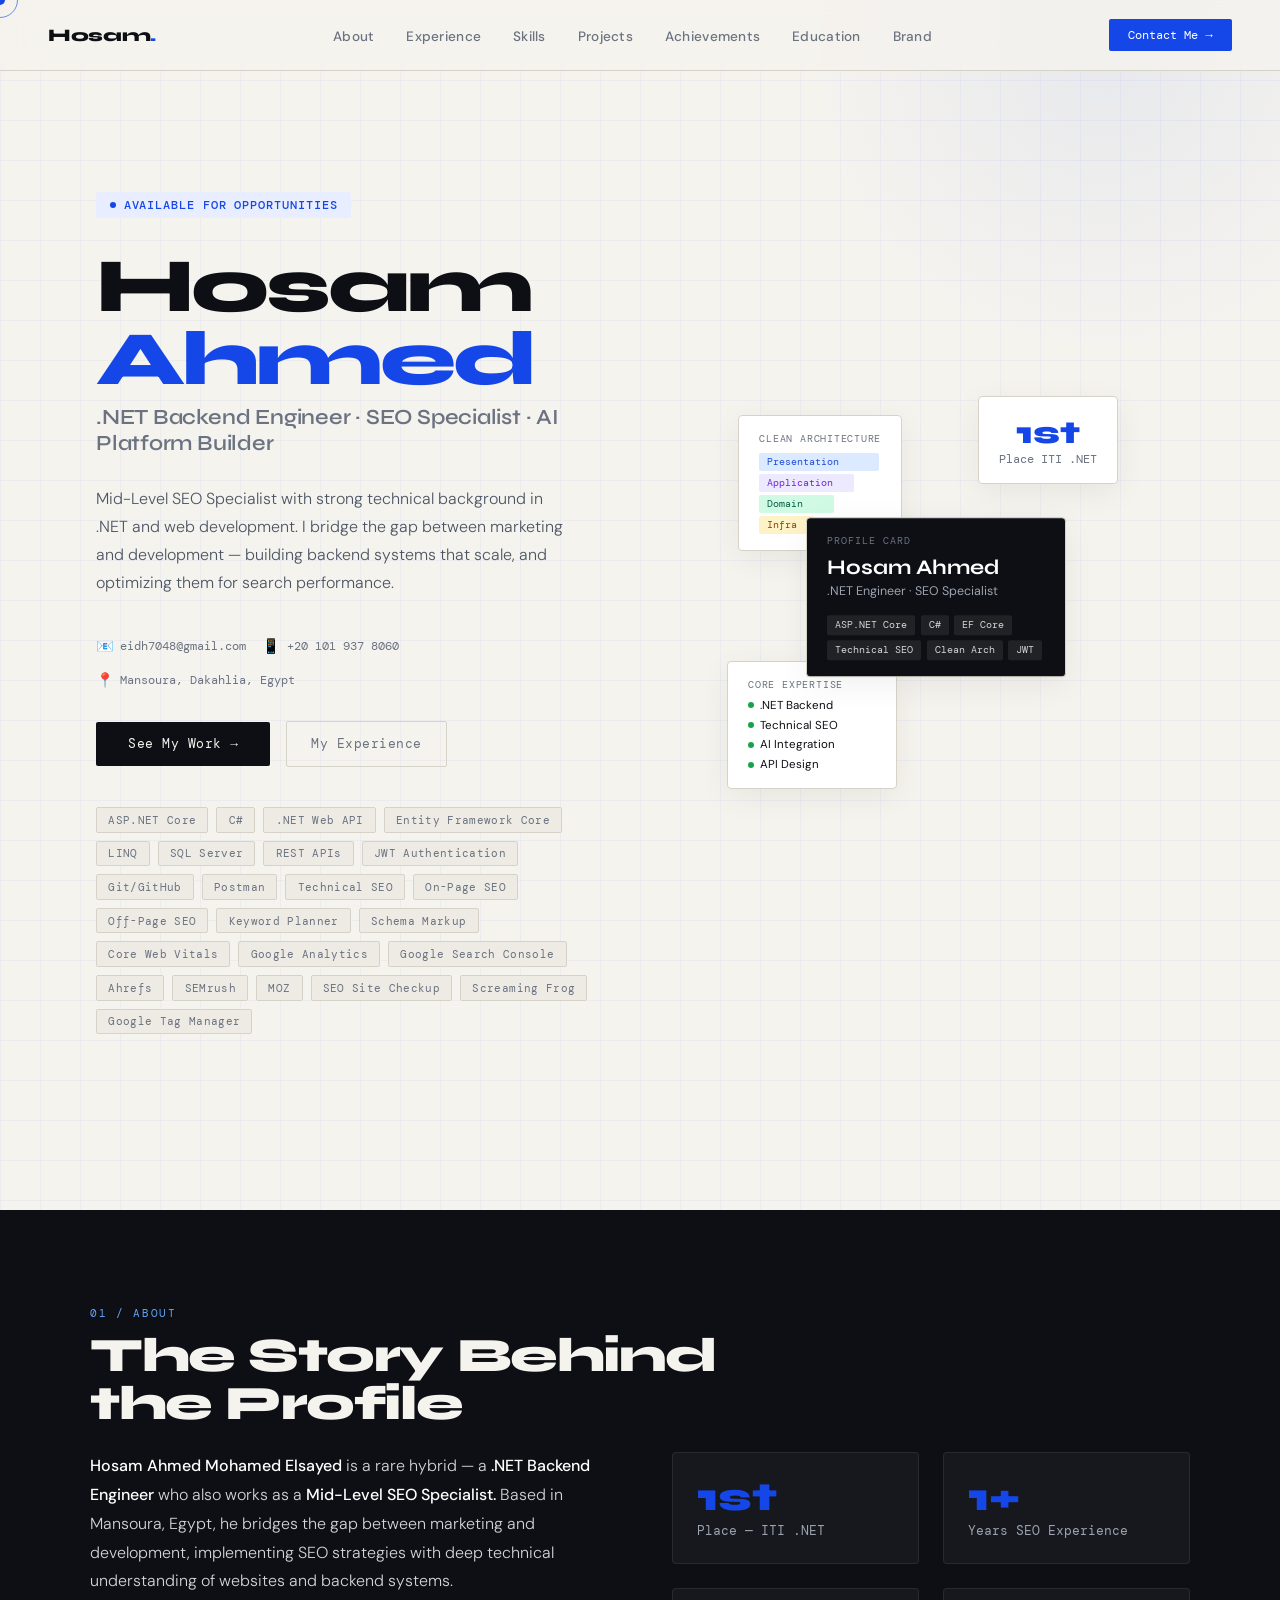
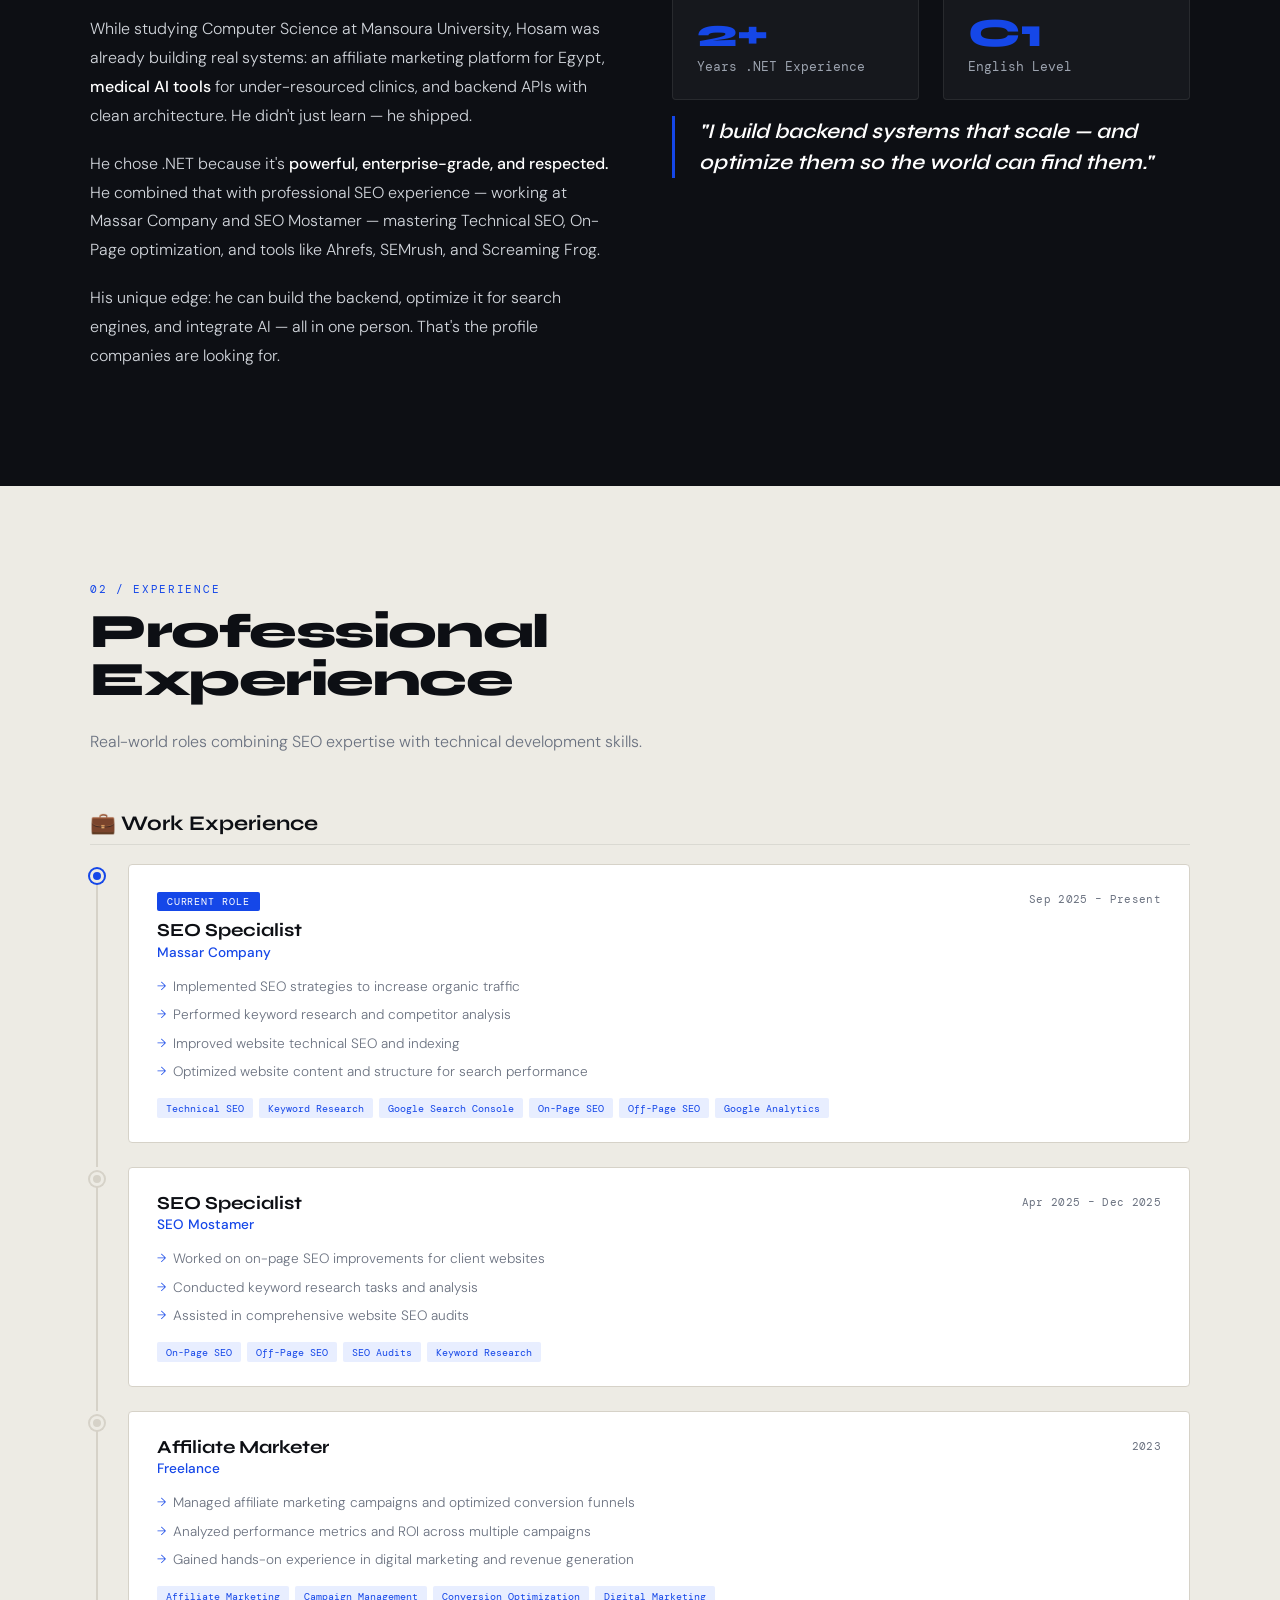
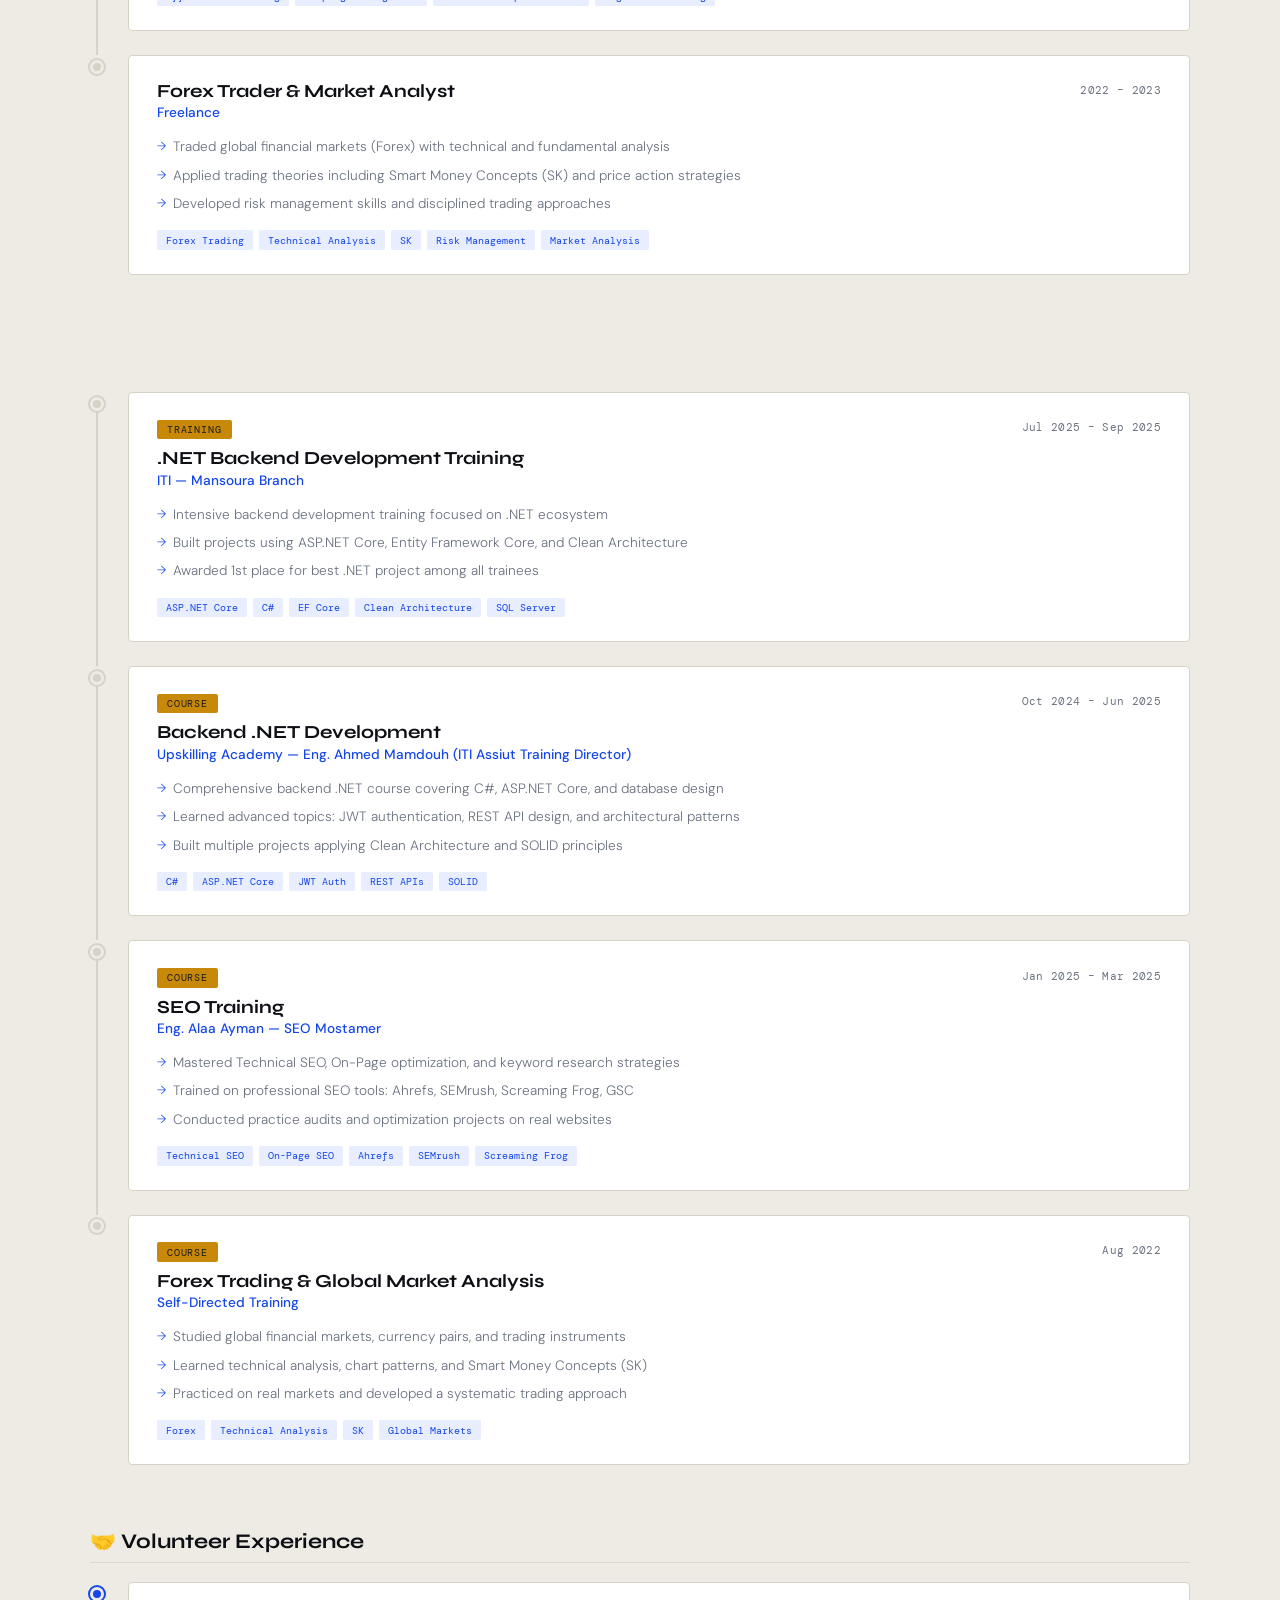
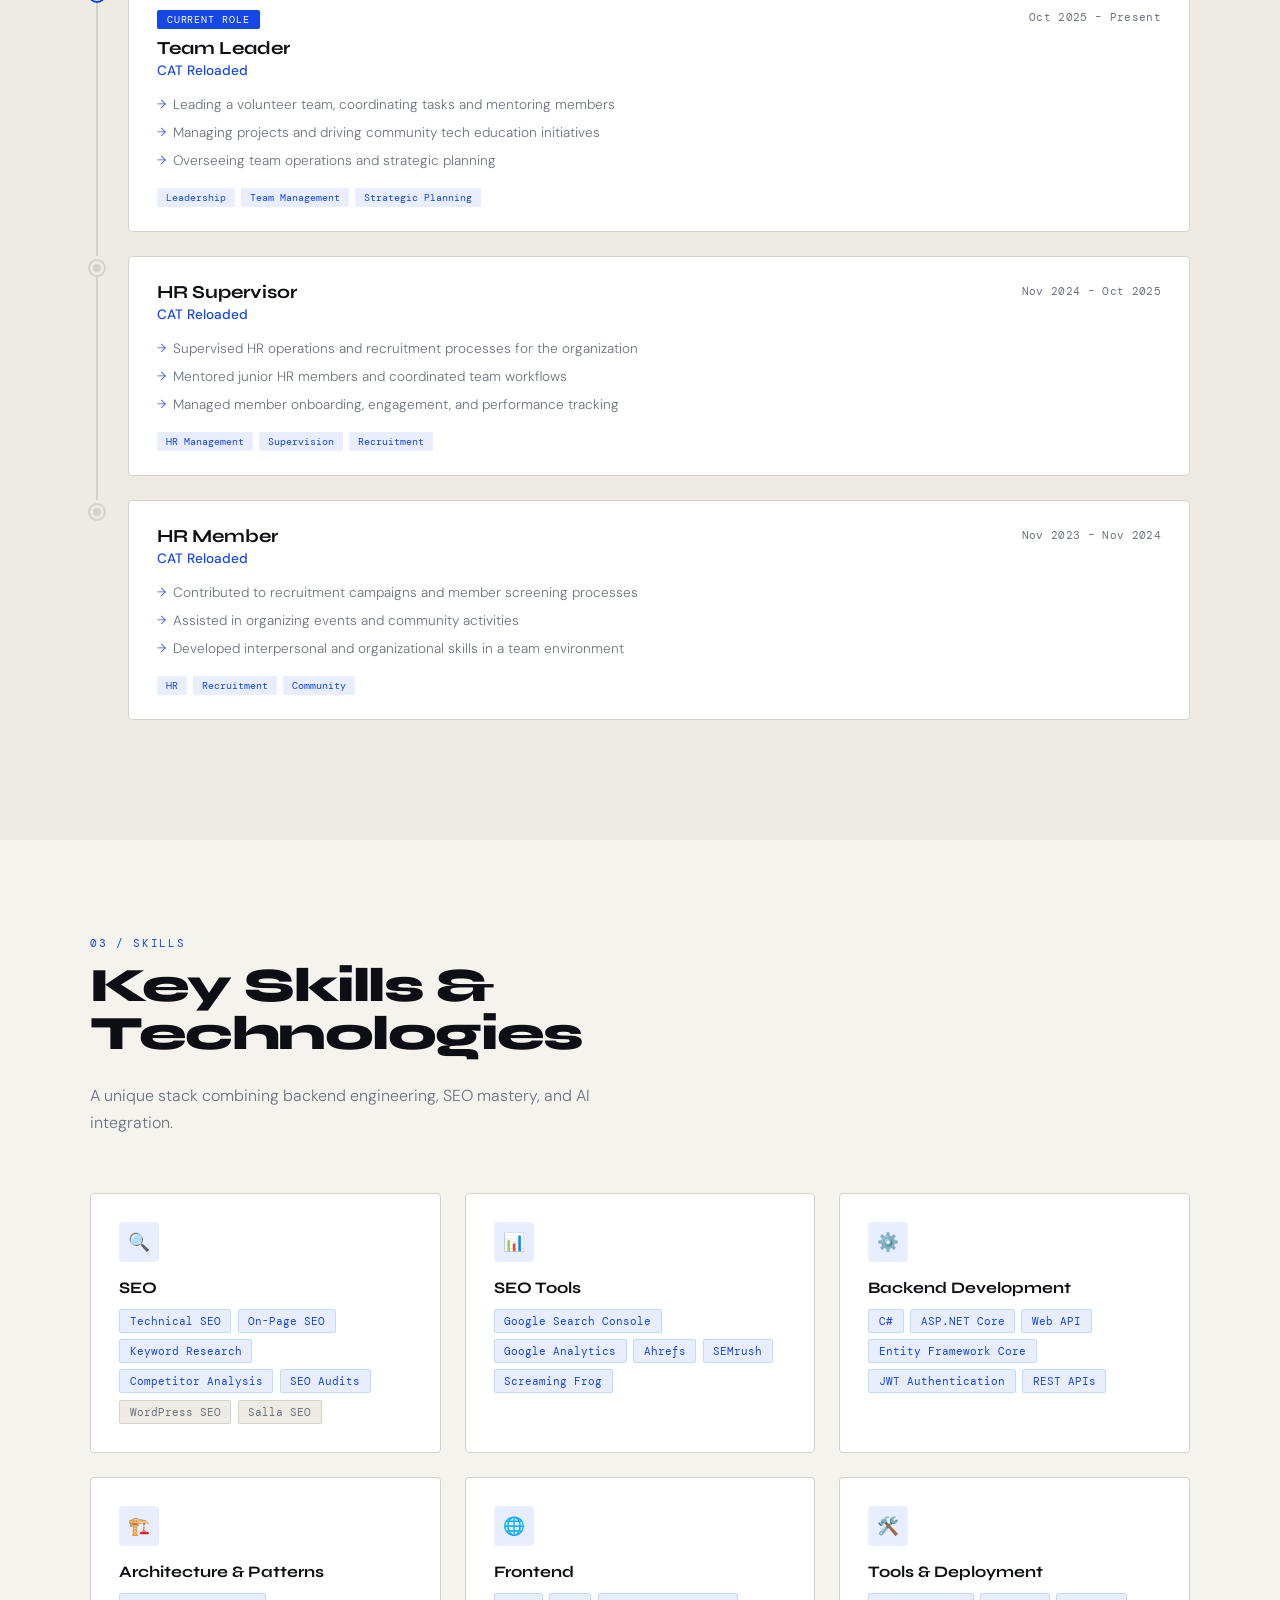
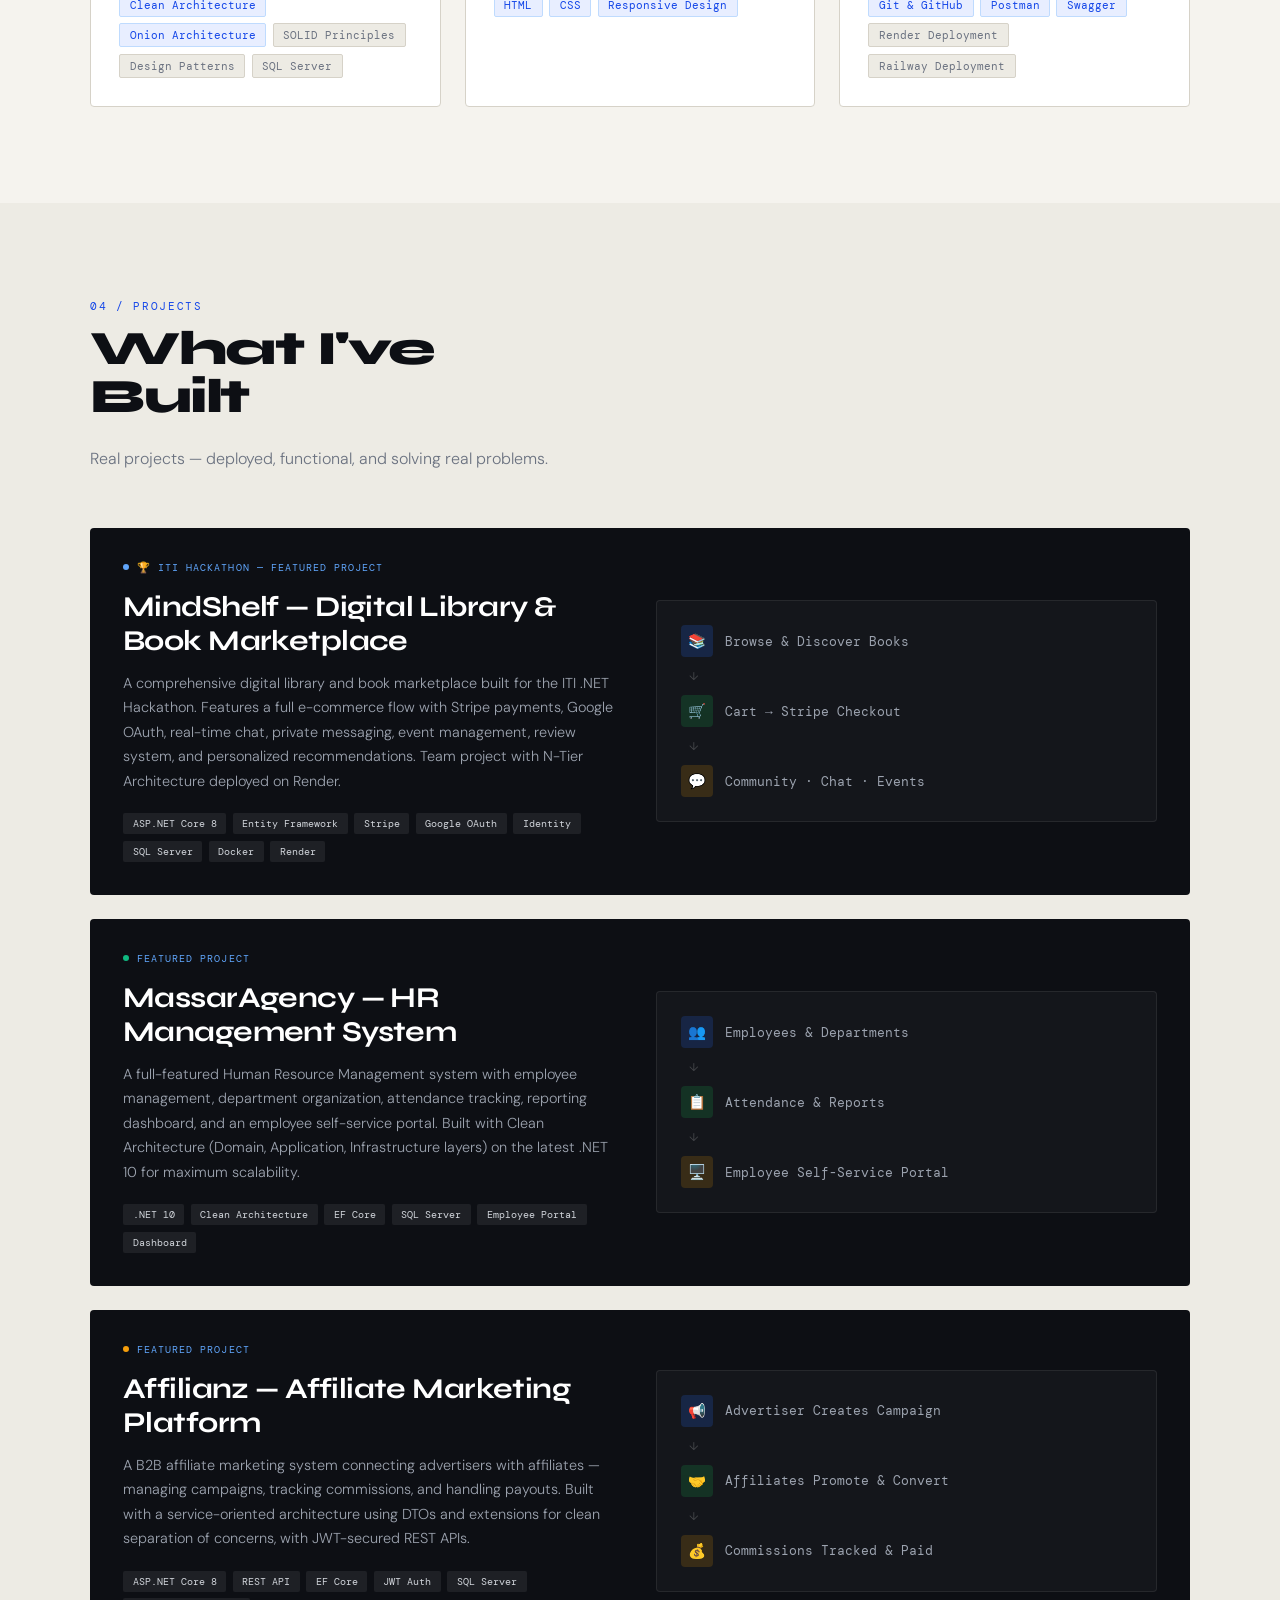
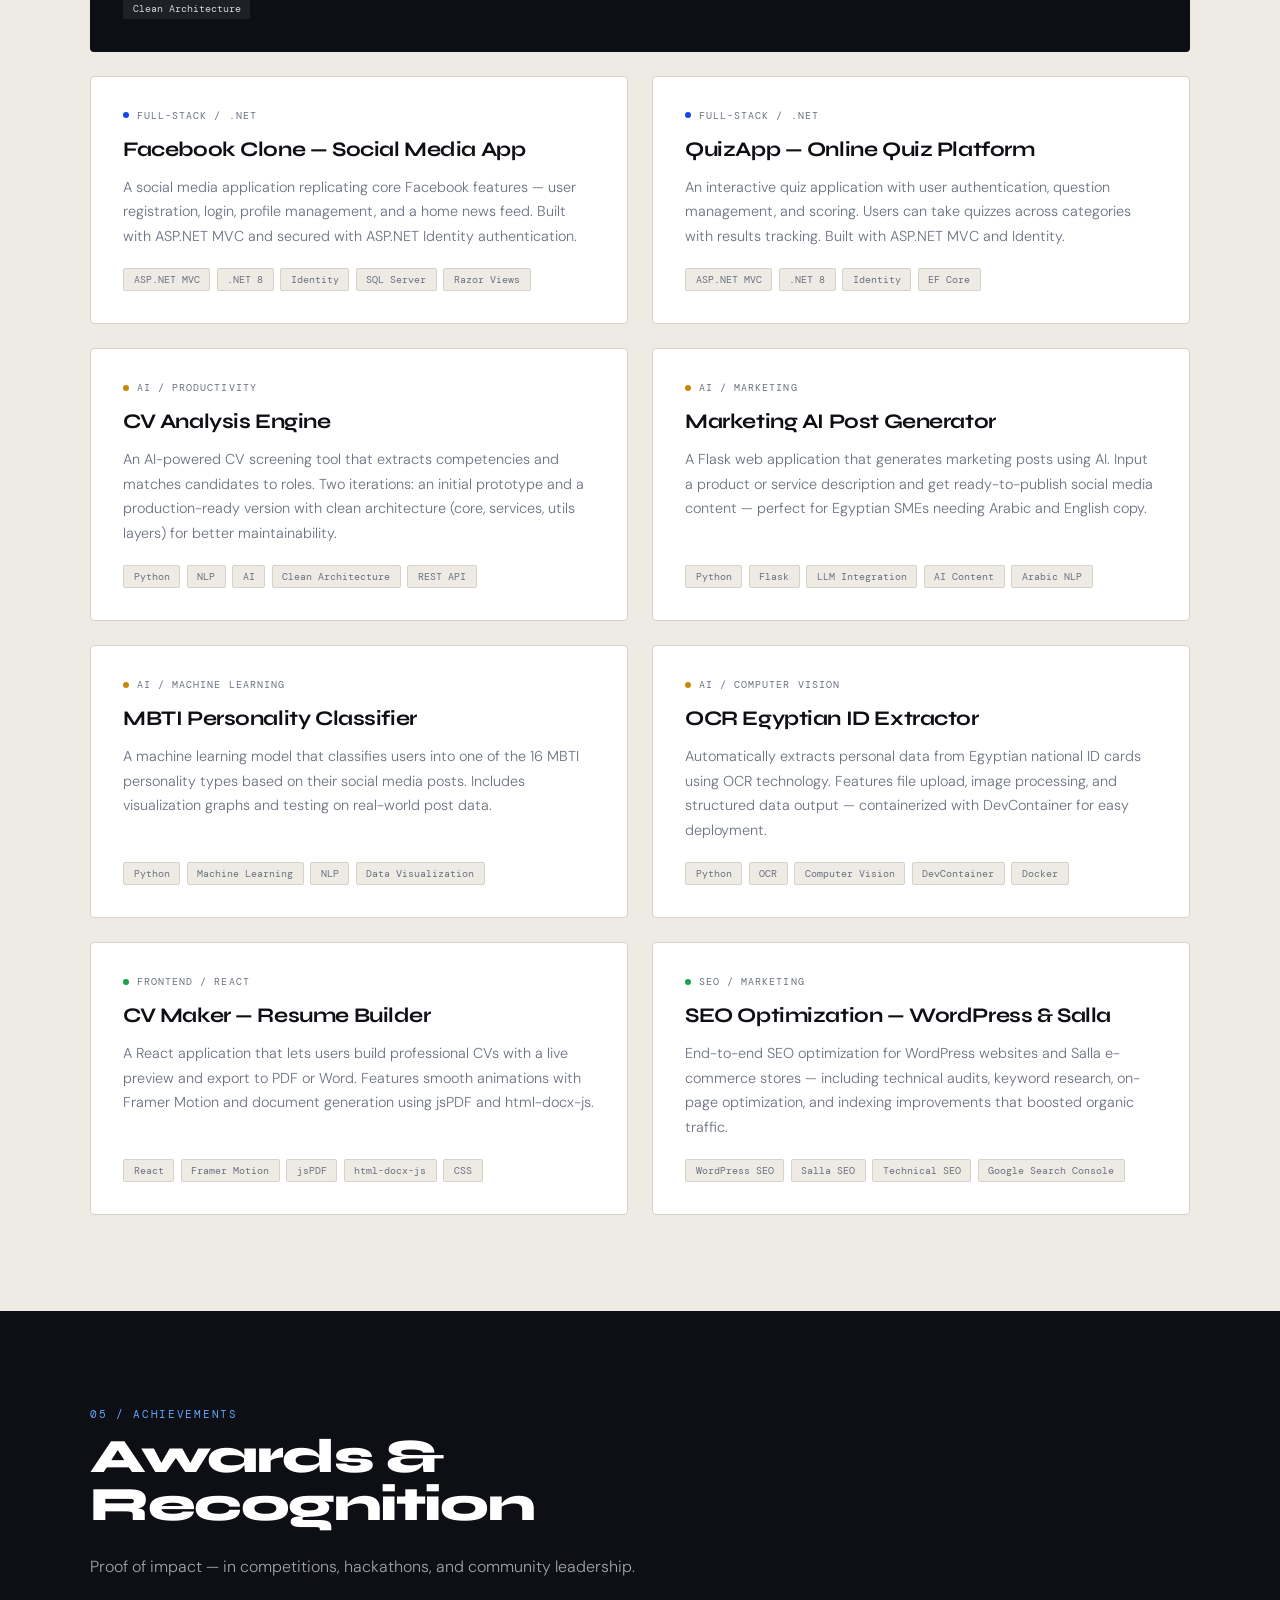
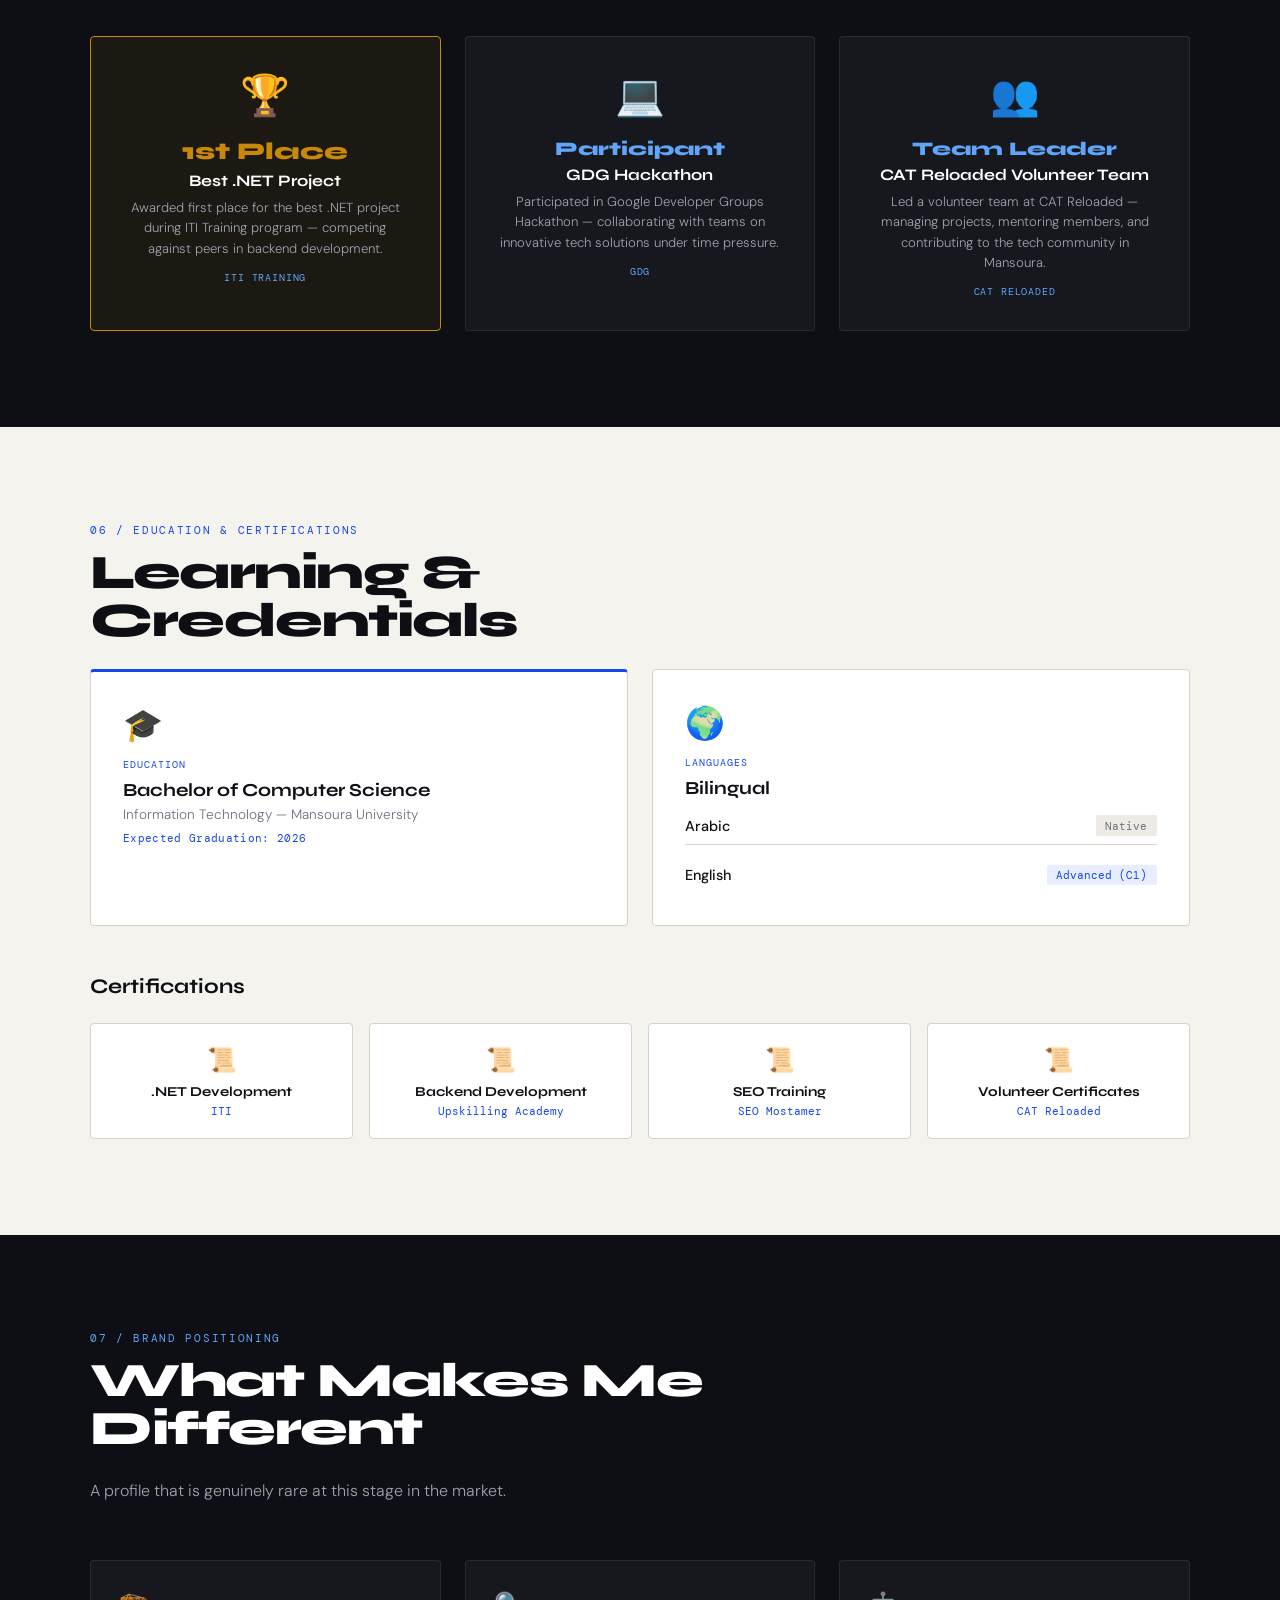
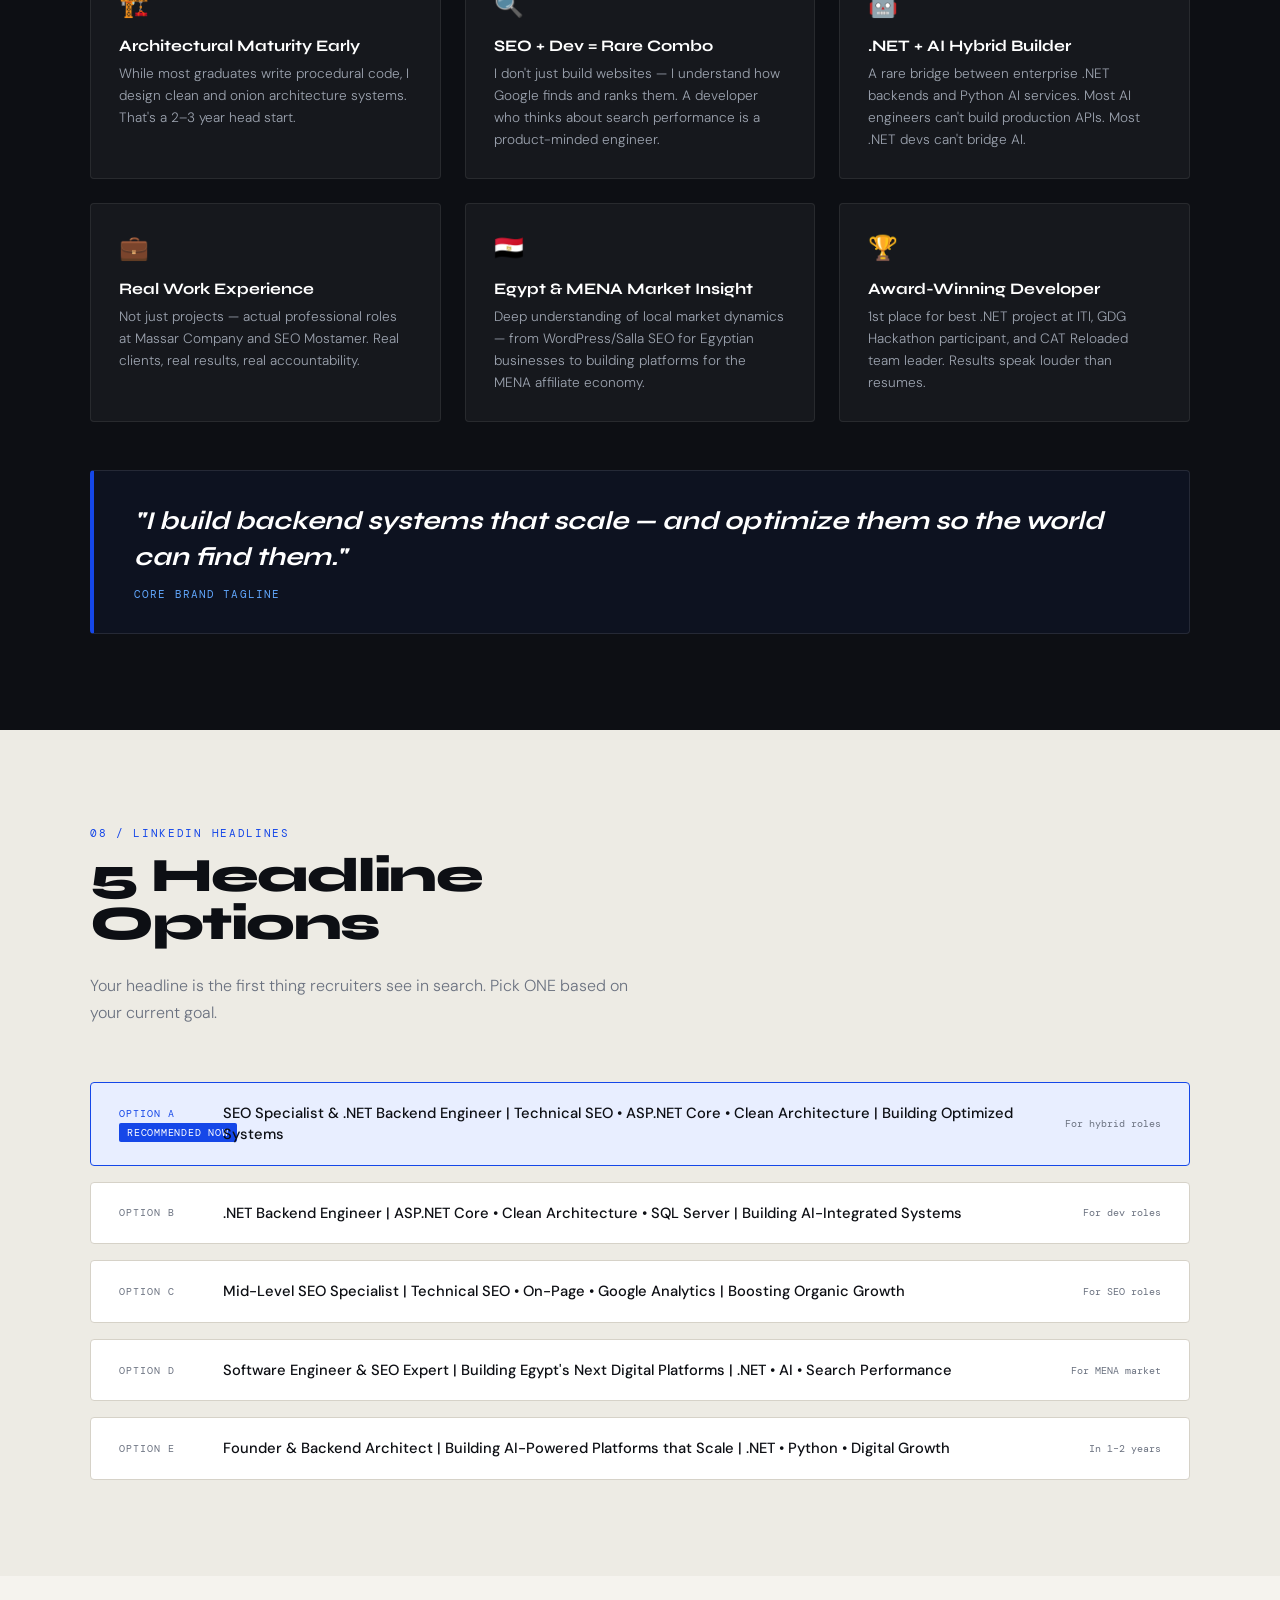
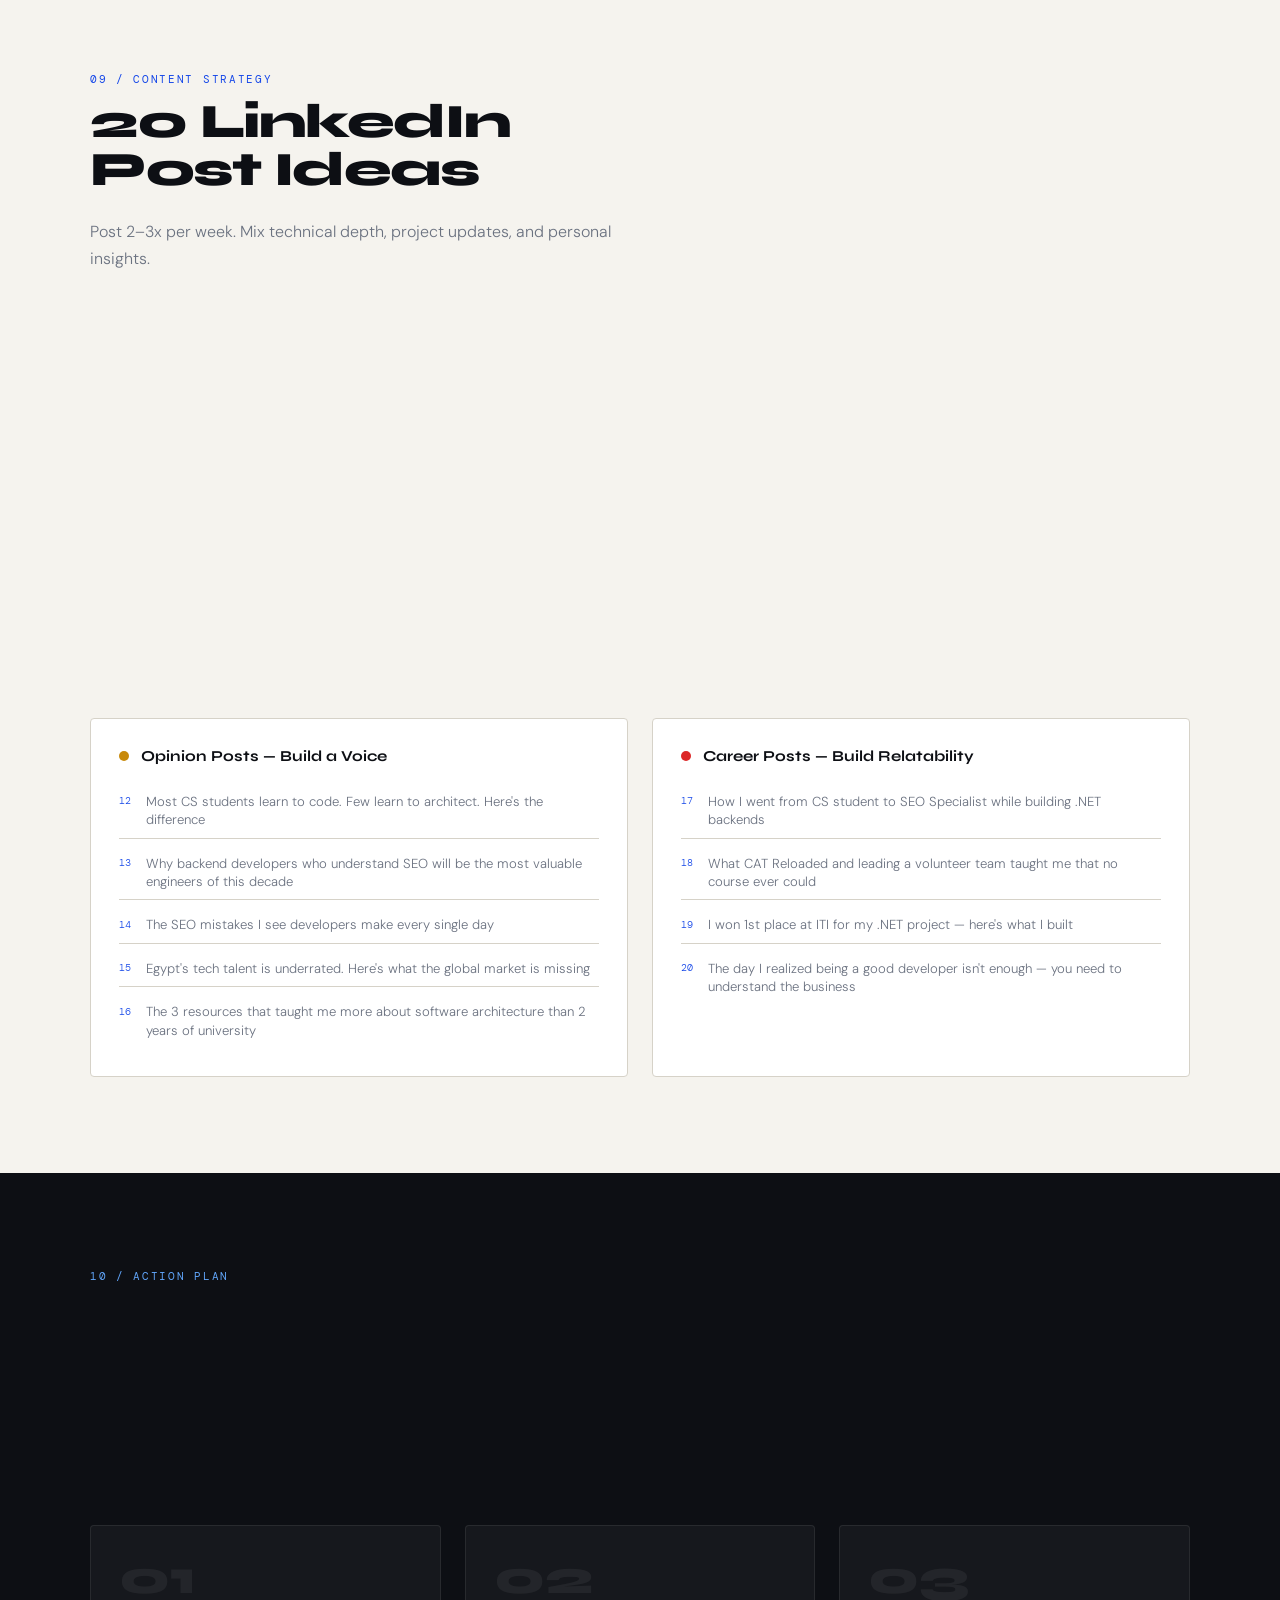
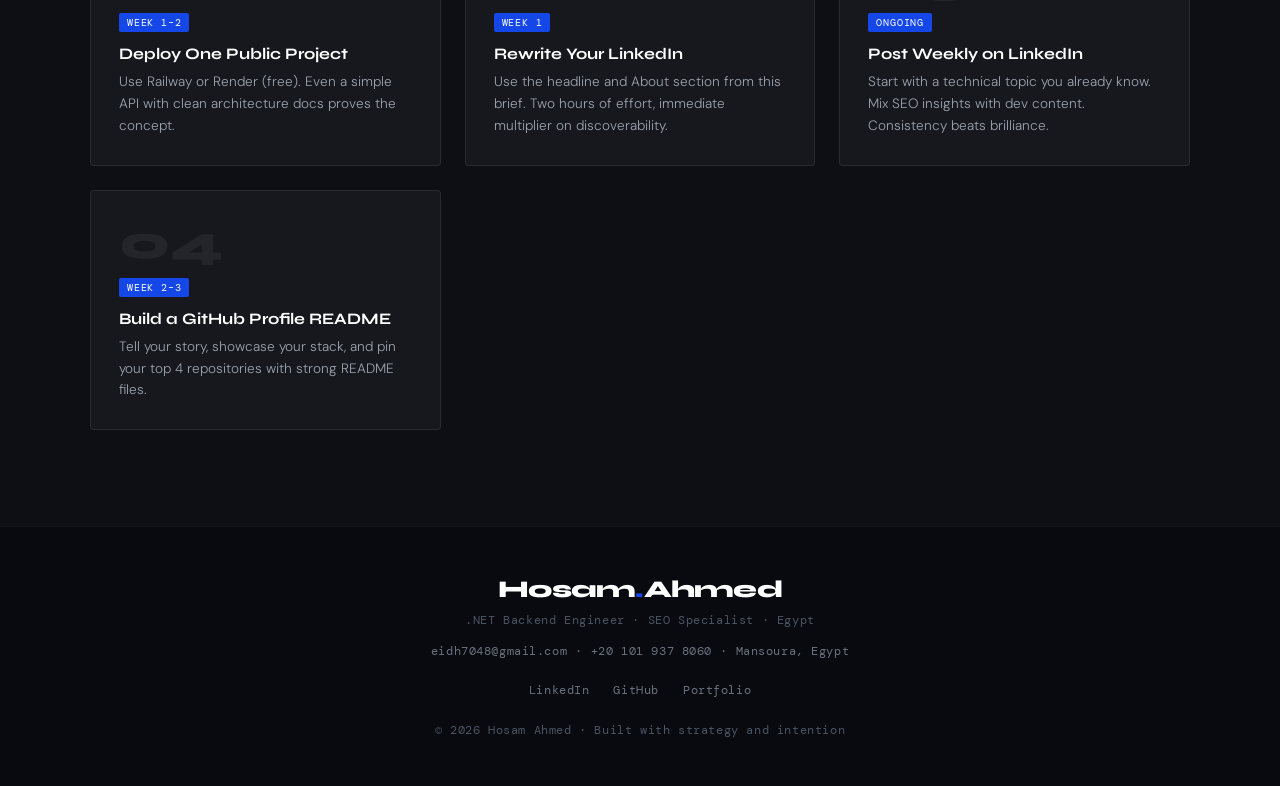
<file: index.html>
<!DOCTYPE html>
<html lang="en">
<head>
<meta charset="UTF-8">
<meta name="viewport" content="width=device-width, initial-scale=1.0">
<title>Hosam Ahmed — .NET Backend Engineer & SEO Specialist</title>
<link rel="preconnect" href="https://fonts.googleapis.com">
<link href="https://fonts.googleapis.com/css2?family=Syne:wght@400;600;700;800&family=DM+Sans:ital,opsz,wght@0,9..40,300;0,9..40,400;0,9..40,500;1,9..40,300&family=DM+Mono:wght@400;500&display=swap" rel="stylesheet">
<link rel="stylesheet" href="css/styles.css">
</head>
<body>

<div class="cursor" id="cursor"></div>
<div class="cursor-ring" id="cursorRing"></div>

<!-- NAV -->
<nav>
  <a href="#" class="nav-logo">Hosam<span>.</span></a>
  <ul class="nav-links">
    <li><a href="#about">About</a></li>
    <li><a href="#experience">Experience</a></li>
    <li><a href="#skills">Skills</a></li>
    <li><a href="#projects">Projects</a></li>
    <li><a href="#achievements">Achievements</a></li>
    <li><a href="#education">Education</a></li>
    <li><a href="#positioning">Brand</a></li>
  </ul>
  <a href="mailto:eidh7048@gmail.com" class="nav-cta">Contact Me →</a>
</nav>

<!-- HERO -->
<section class="hero" id="top">
  <div class="hero-bg-grid"></div>
  <div class="hero-bg-blob"></div>
  <div class="hero-left">
    <div class="hero-badge">Available for opportunities</div>
    <h1 class="hero-name">Hosam<br><span class="blue">Ahmed</span></h1>
    <p class="hero-role">.NET Backend Engineer · SEO Specialist · AI Platform Builder</p>
    <p class="hero-desc">Mid-Level SEO Specialist with strong technical background in .NET and web development. I bridge the gap between marketing and development — building backend systems that scale, and optimizing them for search performance.</p>
    <div class="hero-contact">
      <a href="mailto:eidh7048@gmail.com" class="contact-item">
        <span class="contact-icon">📧</span> eidh7048@gmail.com
      </a>
      <a href="tel:+201019378060" class="contact-item">
        <span class="contact-icon">📱</span> +20 101 937 8060
      </a>
      <span class="contact-item">
        <span class="contact-icon">📍</span> Mansoura, Dakahlia, Egypt
      </span>
    </div>
    <div class="hero-actions">
      <a href="#projects" class="btn-primary"><span>See My Work →</span></a>
      <a href="#experience" class="btn-secondary">My Experience</a>
    </div>
    <div class="hero-tags">
      <span class="tag">ASP.NET Core</span>
      <span class="tag">C#</span>
      <span class="tag">.NET Web API</span>
      <span class="tag">Entity Framework Core</span>
      <span class="tag">LINQ</span>
      <span class="tag">SQL Server</span>
      <span class="tag">REST APIs</span>
      <span class="tag">JWT Authentication</span>
      <span class="tag">Git/GitHub</span>
      <span class="tag">Postman</span>
      <span class="tag">Technical SEO</span>
      <span class="tag">On-Page SEO</span>
      <span class="tag">Off-Page SEO</span>
      <span class="tag">Keyword Planner</span>
      <span class="tag">Schema Markup</span>
      <span class="tag">Core Web Vitals</span>
      <span class="tag">Google Analytics</span>
      <span class="tag">Google Search Console</span>
      <span class="tag">Ahrefs</span>
      <span class="tag">SEMrush</span>
      <span class="tag">MOZ</span>
      <span class="tag">SEO Site Checkup</span>
      <span class="tag">Screaming Frog</span>
      <span class="tag">Google Tag Manager</span>
    </div>
  </div>
  <div class="hero-right">
    <div class="hero-visual">
      <!-- Main card -->
      <div class="card-float card-main">
        <div class="cm-label">Profile Card</div>
        <div class="cm-name">Hosam Ahmed</div>
        <div class="cm-title">.NET Engineer · SEO Specialist</div>
        <div class="cm-stack">
          <span class="cm-chip">ASP.NET Core</span>
          <span class="cm-chip">C#</span>
          <span class="cm-chip">EF Core</span>
          <span class="cm-chip">Technical SEO</span>
          <span class="cm-chip">Clean Arch</span>
          <span class="cm-chip">JWT</span>
        </div>
      </div>
      <!-- Stat card -->
      <div class="card-float card-stat">
        <div class="stat-n">1st</div>
        <div class="stat-l">Place ITI .NET</div>
      </div>
      <!-- AI card -->
      <div class="card-float card-ai">
        <div class="ai-label">Core Expertise</div>
        <div class="ai-items">
          <div class="ai-item"><div class="ai-dot"></div> .NET Backend</div>
          <div class="ai-item"><div class="ai-dot"></div> Technical SEO</div>
          <div class="ai-item"><div class="ai-dot"></div> AI Integration</div>
          <div class="ai-item"><div class="ai-dot"></div> API Design</div>
        </div>
      </div>
      <!-- Architecture card -->
      <div class="card-float card-arch">
        <div class="arch-label">Clean Architecture</div>
        <div class="arch-layers">
          <div class="arch-layer l1">Presentation</div>
          <div class="arch-layer l2">Application</div>
          <div class="arch-layer l3">Domain</div>
          <div class="arch-layer l4">Infra</div>
        </div>
      </div>
    </div>
  </div>
</section>

<!-- ABOUT -->
<section class="about" id="about">
  <div class="section-inner">
    <div class="section-label reveal">01 / About</div>
    <h2 class="section-title reveal">The Story Behind<br>the Profile</h2>
    <div class="about-grid">
      <div class="about-text reveal">
        <p><strong>Hosam Ahmed Mohamed Elsayed</strong> is a rare hybrid — a <strong>.NET Backend Engineer</strong> who also works as a <strong>Mid-Level SEO Specialist.</strong> Based in Mansoura, Egypt, he bridges the gap between marketing and development, implementing SEO strategies with deep technical understanding of websites and backend systems.</p>
        <p>While studying Computer Science at Mansoura University, Hosam was already building real systems: an affiliate marketing platform for Egypt, <strong>medical AI tools</strong> for under-resourced clinics, and backend APIs with clean architecture. He didn't just learn — he shipped.</p>
        <p>He chose .NET because it's <strong>powerful, enterprise-grade, and respected.</strong> He combined that with professional SEO experience — working at Massar Company and SEO Mostamer — mastering Technical SEO, On-Page optimization, and tools like Ahrefs, SEMrush, and Screaming Frog.</p>
        <p>His unique edge: he can build the backend, optimize it for search engines, and integrate AI — all in one person. That's the profile companies are looking for.</p>
      </div>
      <div>
        <div class="about-stats reveal">
          <div class="stat-box">
            <div class="s-num">1st</div>
            <div class="s-label">Place — ITI .NET</div>
          </div>
          <div class="stat-box">
            <div class="s-num">1+</div>
            <div class="s-label">Years SEO Experience</div>
          </div>
          <div class="stat-box">
            <div class="s-num">2+</div>
            <div class="s-label">Years .NET Experience</div>
          </div>
          <div class="stat-box">
            <div class="s-num">C1</div>
            <div class="s-label">English Level</div>
          </div>
        </div>
        <div class="about-quote reveal">
          <p>"I build backend systems that scale — and optimize them so the world can find them."</p>
        </div>
      </div>
    </div>
  </div>
</section>

<!-- EXPERIENCE -->
<section class="experience" id="experience">
  <div class="section-inner">
    <div class="section-label reveal">02 / Experience</div>
    <h2 class="section-title reveal">Professional<br>Experience</h2>
    <p class="section-sub reveal">Real-world roles combining SEO expertise with technical development skills.</p>
    <!-- ===== WORK EXPERIENCE ===== -->
    <h3 class="timeline-category reveal">💼 Work Experience</h3>
    <div class="timeline">
      <!-- Job 1: Massar Company -->
      <div class="timeline-item reveal">
        <div class="timeline-marker">
          <div class="timeline-dot active"></div>
          <div class="timeline-line"></div>
        </div>
        <div class="timeline-content">
          <div class="timeline-header">
            <div>
              <div class="timeline-badge current">Current Role</div>
              <h3 class="timeline-title">SEO Specialist</h3>
              <p class="timeline-company">Massar Company</p>
            </div>
            <div class="timeline-date">Sep 2025 – Present</div>
          </div>
          <ul class="timeline-tasks">
            <li>Implemented SEO strategies to increase organic traffic</li>
            <li>Performed keyword research and competitor analysis</li>
            <li>Improved website technical SEO and indexing</li>
            <li>Optimized website content and structure for search performance</li>
          </ul>
          <div class="timeline-tags">
            <span class="t-tag">Technical SEO</span>
            <span class="t-tag">Keyword Research</span>
            <span class="t-tag">Google Search Console</span>
            <span class="t-tag">On-Page SEO</span>
            <span class="t-tag">Off-Page SEO</span>
            <span class="t-tag">Google Analytics</span>
          </div>
        </div>
      </div>
      <!-- Job 2: SEO Mostamer -->
      <div class="timeline-item reveal">
        <div class="timeline-marker">
          <div class="timeline-dot"></div>
          <div class="timeline-line"></div>
        </div>
        <div class="timeline-content">
          <div class="timeline-header">
            <div>
              <h3 class="timeline-title">SEO Specialist</h3>
              <p class="timeline-company">SEO Mostamer</p>
            </div>
            <div class="timeline-date">Apr 2025 – Dec 2025</div>
          </div>
          <ul class="timeline-tasks">
            <li>Worked on on-page SEO improvements for client websites</li>
            <li>Conducted keyword research tasks and analysis</li>
            <li>Assisted in comprehensive website SEO audits</li>
          </ul>
          <div class="timeline-tags">
            <span class="t-tag">On-Page SEO</span>
            <span class="t-tag">Off-Page SEO</span>
            <span class="t-tag">SEO Audits</span>
            <span class="t-tag">Keyword Research</span>
          </div>
        </div>
      </div>
      <!-- Job 3: Affiliate Marketing -->
      <div class="timeline-item reveal">
        <div class="timeline-marker">
          <div class="timeline-dot"></div>
          <div class="timeline-line"></div>
        </div>
        <div class="timeline-content">
          <div class="timeline-header">
            <div>
              <h3 class="timeline-title">Affiliate Marketer</h3>
              <p class="timeline-company">Freelance</p>
            </div>
            <div class="timeline-date">2023</div>
          </div>
          <ul class="timeline-tasks">
            <li>Managed affiliate marketing campaigns and optimized conversion funnels</li>
            <li>Analyzed performance metrics and ROI across multiple campaigns</li>
            <li>Gained hands-on experience in digital marketing and revenue generation</li>
          </ul>
          <div class="timeline-tags">
            <span class="t-tag">Affiliate Marketing</span>
            <span class="t-tag">Campaign Management</span>
            <span class="t-tag">Conversion Optimization</span>
            <span class="t-tag">Digital Marketing</span>
          </div>
        </div>
      </div>
      <!-- Job 4: Forex Trader -->
      <div class="timeline-item reveal">
        <div class="timeline-marker">
          <div class="timeline-dot"></div>
        </div>
        <div class="timeline-content">
          <div class="timeline-header">
            <div>
              <h3 class="timeline-title">Forex Trader & Market Analyst</h3>
              <p class="timeline-company">Freelance</p>
            </div>
            <div class="timeline-date">2022 – 2023</div>
          </div>
          <ul class="timeline-tasks">
            <li>Traded global financial markets (Forex) with technical and fundamental analysis</li>
            <li>Applied trading theories including Smart Money Concepts (SK) and price action strategies</li>
            <li>Developed risk management skills and disciplined trading approaches</li>
          </ul>
          <div class="timeline-tags">
            <span class="t-tag">Forex Trading</span>
            <span class="t-tag">Technical Analysis</span>
            <span class="t-tag">SK</span>
            <span class="t-tag">Risk Management</span>
            <span class="t-tag">Market Analysis</span>
          </div>
        </div>
      </div>
    </div>

    <!-- ===== TRAINING & COURSES ===== -->
    <h3 class="timeline-category reveal">📚 Training & Courses</h3>
    <div class="timeline">
      <!-- Training 1: ITI .NET -->
      <div class="timeline-item reveal">
        <div class="timeline-marker">
          <div class="timeline-dot"></div>
          <div class="timeline-line"></div>
        </div>
        <div class="timeline-content">
          <div class="timeline-header">
            <div>
              <div class="timeline-badge training">Training</div>
              <h3 class="timeline-title">.NET Backend Development Training</h3>
              <p class="timeline-company">ITI — Mansoura Branch</p>
            </div>
            <div class="timeline-date">Jul 2025 – Sep 2025</div>
          </div>
          <ul class="timeline-tasks">
            <li>Intensive backend development training focused on .NET ecosystem</li>
            <li>Built projects using ASP.NET Core, Entity Framework Core, and Clean Architecture</li>
            <li>Awarded 1st place for best .NET project among all trainees</li>
          </ul>
          <div class="timeline-tags">
            <span class="t-tag">ASP.NET Core</span>
            <span class="t-tag">C#</span>
            <span class="t-tag">EF Core</span>
            <span class="t-tag">Clean Architecture</span>
            <span class="t-tag">SQL Server</span>
          </div>
        </div>
      </div>
      <!-- Training 2: Upskilling Academy -->
      <div class="timeline-item reveal">
        <div class="timeline-marker">
          <div class="timeline-dot"></div>
          <div class="timeline-line"></div>
        </div>
        <div class="timeline-content">
          <div class="timeline-header">
            <div>
              <div class="timeline-badge training">Course</div>
              <h3 class="timeline-title">Backend .NET Development</h3>
              <p class="timeline-company">Upskilling Academy — Eng. Ahmed Mamdouh (ITI Assiut Training Director)</p>
            </div>
            <div class="timeline-date">Oct 2024 – Jun 2025</div>
          </div>
          <ul class="timeline-tasks">
            <li>Comprehensive backend .NET course covering C#, ASP.NET Core, and database design</li>
            <li>Learned advanced topics: JWT authentication, REST API design, and architectural patterns</li>
            <li>Built multiple projects applying Clean Architecture and SOLID principles</li>
          </ul>
          <div class="timeline-tags">
            <span class="t-tag">C#</span>
            <span class="t-tag">ASP.NET Core</span>
            <span class="t-tag">JWT Auth</span>
            <span class="t-tag">REST APIs</span>
            <span class="t-tag">SOLID</span>
          </div>
        </div>
      </div>
      <!-- Training 3: SEO Course -->
      <div class="timeline-item reveal">
        <div class="timeline-marker">
          <div class="timeline-dot"></div>
          <div class="timeline-line"></div>
        </div>
        <div class="timeline-content">
          <div class="timeline-header">
            <div>
              <div class="timeline-badge training">Course</div>
              <h3 class="timeline-title">SEO Training</h3>
              <p class="timeline-company">Eng. Alaa Ayman — SEO Mostamer</p>
            </div>
            <div class="timeline-date">Jan 2025 – Mar 2025</div>
          </div>
          <ul class="timeline-tasks">
            <li>Mastered Technical SEO, On-Page optimization, and keyword research strategies</li>
            <li>Trained on professional SEO tools: Ahrefs, SEMrush, Screaming Frog, GSC</li>
            <li>Conducted practice audits and optimization projects on real websites</li>
          </ul>
          <div class="timeline-tags">
            <span class="t-tag">Technical SEO</span>
            <span class="t-tag">On-Page SEO</span>
            <span class="t-tag">Ahrefs</span>
            <span class="t-tag">SEMrush</span>
            <span class="t-tag">Screaming Frog</span>
          </div>
        </div>
      </div>
      <!-- Training 4: Forex -->
      <div class="timeline-item reveal">
        <div class="timeline-marker">
          <div class="timeline-dot"></div>
        </div>
        <div class="timeline-content">
          <div class="timeline-header">
            <div>
              <div class="timeline-badge training">Course</div>
              <h3 class="timeline-title">Forex Trading & Global Market Analysis</h3>
              <p class="timeline-company">Self-Directed Training</p>
            </div>
            <div class="timeline-date">Aug 2022</div>
          </div>
          <ul class="timeline-tasks">
            <li>Studied global financial markets, currency pairs, and trading instruments</li>
            <li>Learned technical analysis, chart patterns, and Smart Money Concepts (SK)</li>
            <li>Practiced on real markets and developed a systematic trading approach</li>
          </ul>
          <div class="timeline-tags">
            <span class="t-tag">Forex</span>
            <span class="t-tag">Technical Analysis</span>
            <span class="t-tag">SK</span>
            <span class="t-tag">Global Markets</span>
          </div>
        </div>
      </div>
    </div>

    <!-- ===== VOLUNTEER EXPERIENCE ===== -->
    <h3 class="timeline-category reveal">🤝 Volunteer Experience</h3>
    <div class="timeline">
      <!-- Volunteer 1: Team Leader -->
      <div class="timeline-item reveal">
        <div class="timeline-marker">
          <div class="timeline-dot active"></div>
          <div class="timeline-line"></div>
        </div>
        <div class="timeline-content">
          <div class="timeline-header">
            <div>
              <div class="timeline-badge current">Current Role</div>
              <h3 class="timeline-title">Team Leader</h3>
              <p class="timeline-company">CAT Reloaded</p>
            </div>
            <div class="timeline-date">Oct 2025 – Present</div>
          </div>
          <ul class="timeline-tasks">
            <li>Leading a volunteer team, coordinating tasks and mentoring members</li>
            <li>Managing projects and driving community tech education initiatives</li>
            <li>Overseeing team operations and strategic planning</li>
          </ul>
          <div class="timeline-tags">
            <span class="t-tag">Leadership</span>
            <span class="t-tag">Team Management</span>
            <span class="t-tag">Strategic Planning</span>
          </div>
        </div>
      </div>
      <!-- Volunteer 2: HR Supervisor -->
      <div class="timeline-item reveal">
        <div class="timeline-marker">
          <div class="timeline-dot"></div>
          <div class="timeline-line"></div>
        </div>
        <div class="timeline-content">
          <div class="timeline-header">
            <div>
              <h3 class="timeline-title">HR Supervisor</h3>
              <p class="timeline-company">CAT Reloaded</p>
            </div>
            <div class="timeline-date">Nov 2024 – Oct 2025</div>
          </div>
          <ul class="timeline-tasks">
            <li>Supervised HR operations and recruitment processes for the organization</li>
            <li>Mentored junior HR members and coordinated team workflows</li>
            <li>Managed member onboarding, engagement, and performance tracking</li>
          </ul>
          <div class="timeline-tags">
            <span class="t-tag">HR Management</span>
            <span class="t-tag">Supervision</span>
            <span class="t-tag">Recruitment</span>
          </div>
        </div>
      </div>
      <!-- Volunteer 3: HR Member -->
      <div class="timeline-item reveal">
        <div class="timeline-marker">
          <div class="timeline-dot"></div>
        </div>
        <div class="timeline-content">
          <div class="timeline-header">
            <div>
              <h3 class="timeline-title">HR Member</h3>
              <p class="timeline-company">CAT Reloaded</p>
            </div>
            <div class="timeline-date">Nov 2023 – Nov 2024</div>
          </div>
          <ul class="timeline-tasks">
            <li>Contributed to recruitment campaigns and member screening processes</li>
            <li>Assisted in organizing events and community activities</li>
            <li>Developed interpersonal and organizational skills in a team environment</li>
          </ul>
          <div class="timeline-tags">
            <span class="t-tag">HR</span>
            <span class="t-tag">Recruitment</span>
            <span class="t-tag">Community</span>
          </div>
        </div>
      </div>
    </div>
  </div>
</section>

<!-- SKILLS -->
<section id="skills">
  <div class="section-inner">
    <div class="section-label reveal">03 / Skills</div>
    <h2 class="section-title reveal">Key Skills &<br>Technologies</h2>
    <p class="section-sub reveal">A unique stack combining backend engineering, SEO mastery, and AI integration.</p>
    <div class="skills-grid">
      <div class="skill-card reveal">
        <div class="skill-icon">🔍</div>
        <h3>SEO</h3>
        <div class="skill-pills">
          <span class="pill strong">Technical SEO</span>
          <span class="pill strong">On-Page SEO</span>
          <span class="pill strong">Keyword Research</span>
          <span class="pill strong">Competitor Analysis</span>
          <span class="pill strong">SEO Audits</span>
          <span class="pill">WordPress SEO</span>
          <span class="pill">Salla SEO</span>
        </div>
      </div>
      <div class="skill-card reveal">
        <div class="skill-icon">📊</div>
        <h3>SEO Tools</h3>
        <div class="skill-pills">
          <span class="pill strong">Google Search Console</span>
          <span class="pill strong">Google Analytics</span>
          <span class="pill strong">Ahrefs</span>
          <span class="pill strong">SEMrush</span>
          <span class="pill strong">Screaming Frog</span>
        </div>
      </div>
      <div class="skill-card reveal">
        <div class="skill-icon">⚙️</div>
        <h3>Backend Development</h3>
        <div class="skill-pills">
          <span class="pill strong">C#</span>
          <span class="pill strong">ASP.NET Core</span>
          <span class="pill strong">Web API</span>
          <span class="pill strong">Entity Framework Core</span>
          <span class="pill strong">JWT Authentication</span>
          <span class="pill strong">REST APIs</span>
        </div>
      </div>
      <div class="skill-card reveal">
        <div class="skill-icon">🏗️</div>
        <h3>Architecture & Patterns</h3>
        <div class="skill-pills">
          <span class="pill strong">Clean Architecture</span>
          <span class="pill strong">Onion Architecture</span>
          <span class="pill">SOLID Principles</span>
          <span class="pill">Design Patterns</span>
          <span class="pill">SQL Server</span>
        </div>
      </div>
      <div class="skill-card reveal">
        <div class="skill-icon">🌐</div>
        <h3>Frontend</h3>
        <div class="skill-pills">
          <span class="pill strong">HTML</span>
          <span class="pill strong">CSS</span>
          <span class="pill strong">Responsive Design</span>
        </div>
      </div>
      <div class="skill-card reveal">
        <div class="skill-icon">🛠️</div>
        <h3>Tools & Deployment</h3>
        <div class="skill-pills">
          <span class="pill strong">Git & GitHub</span>
          <span class="pill strong">Postman</span>
          <span class="pill strong">Swagger</span>
          <span class="pill">Render Deployment</span>
          <span class="pill">Railway Deployment</span>
        </div>
      </div>
    </div>
  </div>
</section>

<!-- PROJECTS -->
<section class="projects" id="projects">
  <div class="section-inner">
    <div class="section-label reveal">04 / Projects</div>
    <h2 class="section-title reveal">What I've<br>Built</h2>
    <p class="section-sub reveal">Real projects — deployed, functional, and solving real problems.</p>
    <div class="projects-grid">

      <!-- ===== FEATURED: MindShelf ===== -->
      <div class="project-card featured reveal">
        <div>
          <div class="project-type"><div class="dot" style="background:#60A5FA"></div> 🏆 ITI Hackathon — Featured Project</div>
          <h3 class="project-title">MindShelf — Digital Library & Book Marketplace</h3>
          <p class="project-desc">A comprehensive digital library and book marketplace built for the ITI .NET Hackathon. Features a full e-commerce flow with Stripe payments, Google OAuth, real-time chat, private messaging, event management, review system, and personalized recommendations. Team project with N-Tier Architecture deployed on Render.</p>
          <div class="project-tech">
            <span class="tech-tag">ASP.NET Core 8</span>
            <span class="tech-tag">Entity Framework</span>
            <span class="tech-tag">Stripe</span>
            <span class="tech-tag">Google OAuth</span>
            <span class="tech-tag">Identity</span>
            <span class="tech-tag">SQL Server</span>
            <span class="tech-tag">Docker</span>
            <span class="tech-tag">Render</span>
          </div>
        </div>
        <div class="project-visual">
          <div class="flow-step">
            <div class="flow-icon fi-blue">📚</div>
            <span>Browse & Discover Books</span>
          </div>
          <div class="flow-arrow">↓</div>
          <div class="flow-step">
            <div class="flow-icon fi-green">🛒</div>
            <span>Cart → Stripe Checkout</span>
          </div>
          <div class="flow-arrow">↓</div>
          <div class="flow-step">
            <div class="flow-icon fi-gold">💬</div>
            <span>Community · Chat · Events</span>
          </div>
        </div>
      </div>

      <!-- ===== FEATURED: MassarAgency HRM ===== -->
      <div class="project-card featured reveal">
        <div>
          <div class="project-type"><div class="dot" style="background:#10B981"></div> Featured Project</div>
          <h3 class="project-title">MassarAgency — HR Management System</h3>
          <p class="project-desc">A full-featured Human Resource Management system with employee management, department organization, attendance tracking, reporting dashboard, and an employee self-service portal. Built with Clean Architecture (Domain, Application, Infrastructure layers) on the latest .NET 10 for maximum scalability.</p>
          <div class="project-tech">
            <span class="tech-tag">.NET 10</span>
            <span class="tech-tag">Clean Architecture</span>
            <span class="tech-tag">EF Core</span>
            <span class="tech-tag">SQL Server</span>
            <span class="tech-tag">Employee Portal</span>
            <span class="tech-tag">Dashboard</span>
          </div>
        </div>
        <div class="project-visual">
          <div class="flow-step">
            <div class="flow-icon fi-blue">👥</div>
            <span>Employees & Departments</span>
          </div>
          <div class="flow-arrow">↓</div>
          <div class="flow-step">
            <div class="flow-icon fi-green">📋</div>
            <span>Attendance & Reports</span>
          </div>
          <div class="flow-arrow">↓</div>
          <div class="flow-step">
            <div class="flow-icon fi-gold">🖥️</div>
            <span>Employee Self-Service Portal</span>
          </div>
        </div>
      </div>

      <!-- Affilianz — Featured -->
      <div class="project-card featured reveal">
        <div>
          <div class="project-type"><div class="dot" style="background:#F59E0B"></div> Featured Project</div>
          <h3 class="project-title">Affilianz — Affiliate Marketing Platform</h3>
          <p class="project-desc">A B2B affiliate marketing system connecting advertisers with affiliates — managing campaigns, tracking commissions, and handling payouts. Built with a service-oriented architecture using DTOs and extensions for clean separation of concerns, with JWT-secured REST APIs.</p>
          <div class="project-tech">
            <span class="tech-tag">ASP.NET Core 8</span>
            <span class="tech-tag">REST API</span>
            <span class="tech-tag">EF Core</span>
            <span class="tech-tag">JWT Auth</span>
            <span class="tech-tag">SQL Server</span>
            <span class="tech-tag">Clean Architecture</span>
          </div>
        </div>
        <div class="project-visual">
          <div class="flow-step">
            <div class="flow-icon fi-blue">📢</div>
            <span>Advertiser Creates Campaign</span>
          </div>
          <div class="flow-arrow">↓</div>
          <div class="flow-step">
            <div class="flow-icon fi-green">🤝</div>
            <span>Affiliates Promote & Convert</span>
          </div>
          <div class="flow-arrow">↓</div>
          <div class="flow-step">
            <div class="flow-icon fi-gold">💰</div>
            <span>Commissions Tracked & Paid</span>
          </div>
        </div>
      </div>

      <!-- Facebook Clone -->
      <div class="project-card reveal">
        <div class="project-type"><div class="dot dot-blue"></div> Full-Stack / .NET</div>
        <h3 class="project-title">Facebook Clone — Social Media App</h3>
        <p class="project-desc">A social media application replicating core Facebook features — user registration, login, profile management, and a home news feed. Built with ASP.NET MVC and secured with ASP.NET Identity authentication.</p>
        <div class="project-tech">
          <span class="tech-tag">ASP.NET MVC</span>
          <span class="tech-tag">.NET 8</span>
          <span class="tech-tag">Identity</span>
          <span class="tech-tag">SQL Server</span>
          <span class="tech-tag">Razor Views</span>
        </div>
      </div>

      <!-- QuizApp -->
      <div class="project-card reveal">
        <div class="project-type"><div class="dot dot-blue"></div> Full-Stack / .NET</div>
        <h3 class="project-title">QuizApp — Online Quiz Platform</h3>
        <p class="project-desc">An interactive quiz application with user authentication, question management, and scoring. Users can take quizzes across categories with results tracking. Built with ASP.NET MVC and Identity.</p>
        <div class="project-tech">
          <span class="tech-tag">ASP.NET MVC</span>
          <span class="tech-tag">.NET 8</span>
          <span class="tech-tag">Identity</span>
          <span class="tech-tag">EF Core</span>
        </div>
      </div>

      <!-- CV Analysis Engine -->
      <div class="project-card reveal">
        <div class="project-type"><div class="dot dot-gold"></div> AI / Productivity</div>
        <h3 class="project-title">CV Analysis Engine</h3>
        <p class="project-desc">An AI-powered CV screening tool that extracts competencies and matches candidates to roles. Two iterations: an initial prototype and a production-ready version with clean architecture (core, services, utils layers) for better maintainability.</p>
        <div class="project-tech">
          <span class="tech-tag">Python</span>
          <span class="tech-tag">NLP</span>
          <span class="tech-tag">AI</span>
          <span class="tech-tag">Clean Architecture</span>
          <span class="tech-tag">REST API</span>
        </div>
      </div>

      <!-- Marketing AI Post Generator -->
      <div class="project-card reveal">
        <div class="project-type"><div class="dot dot-gold"></div> AI / Marketing</div>
        <h3 class="project-title">Marketing AI Post Generator</h3>
        <p class="project-desc">A Flask web application that generates marketing posts using AI. Input a product or service description and get ready-to-publish social media content — perfect for Egyptian SMEs needing Arabic and English copy.</p>
        <div class="project-tech">
          <span class="tech-tag">Python</span>
          <span class="tech-tag">Flask</span>
          <span class="tech-tag">LLM Integration</span>
          <span class="tech-tag">AI Content</span>
          <span class="tech-tag">Arabic NLP</span>
        </div>
      </div>

      <!-- MBTI Personality Classifier -->
      <div class="project-card reveal">
        <div class="project-type"><div class="dot dot-gold"></div> AI / Machine Learning</div>
        <h3 class="project-title">MBTI Personality Classifier</h3>
        <p class="project-desc">A machine learning model that classifies users into one of the 16 MBTI personality types based on their social media posts. Includes visualization graphs and testing on real-world post data.</p>
        <div class="project-tech">
          <span class="tech-tag">Python</span>
          <span class="tech-tag">Machine Learning</span>
          <span class="tech-tag">NLP</span>
          <span class="tech-tag">Data Visualization</span>
        </div>
      </div>

      <!-- OCR Egyptian ID -->
      <div class="project-card reveal">
        <div class="project-type"><div class="dot dot-gold"></div> AI / Computer Vision</div>
        <h3 class="project-title">OCR Egyptian ID Extractor</h3>
        <p class="project-desc">Automatically extracts personal data from Egyptian national ID cards using OCR technology. Features file upload, image processing, and structured data output — containerized with DevContainer for easy deployment.</p>
        <div class="project-tech">
          <span class="tech-tag">Python</span>
          <span class="tech-tag">OCR</span>
          <span class="tech-tag">Computer Vision</span>
          <span class="tech-tag">DevContainer</span>
          <span class="tech-tag">Docker</span>
        </div>
      </div>

      <!-- CV Maker -->
      <div class="project-card reveal">
        <div class="project-type"><div class="dot dot-green"></div> Frontend / React</div>
        <h3 class="project-title">CV Maker — Resume Builder</h3>
        <p class="project-desc">A React application that lets users build professional CVs with a live preview and export to PDF or Word. Features smooth animations with Framer Motion and document generation using jsPDF and html-docx-js.</p>
        <div class="project-tech">
          <span class="tech-tag">React</span>
          <span class="tech-tag">Framer Motion</span>
          <span class="tech-tag">jsPDF</span>
          <span class="tech-tag">html-docx-js</span>
          <span class="tech-tag">CSS</span>
        </div>
      </div>

      <!-- SEO Projects -->
      <div class="project-card reveal">
        <div class="project-type"><div class="dot dot-green"></div> SEO / Marketing</div>
        <h3 class="project-title">SEO Optimization — WordPress & Salla</h3>
        <p class="project-desc">End-to-end SEO optimization for WordPress websites and Salla e-commerce stores — including technical audits, keyword research, on-page optimization, and indexing improvements that boosted organic traffic.</p>
        <div class="project-tech">
          <span class="tech-tag">WordPress SEO</span>
          <span class="tech-tag">Salla SEO</span>
          <span class="tech-tag">Technical SEO</span>
          <span class="tech-tag">Google Search Console</span>
        </div>
      </div>

    </div>
  </div>
</section>

<!-- ACHIEVEMENTS -->
<section class="achievements" id="achievements">
  <div class="section-inner">
    <div class="section-label reveal">05 / Achievements</div>
    <h2 class="section-title reveal">Awards &<br>Recognition</h2>
    <p class="section-sub reveal">Proof of impact — in competitions, hackathons, and community leadership.</p>
    <div class="achievements-grid">
      <div class="achievement-card gold reveal">
        <div class="ach-icon">🏆</div>
        <div class="ach-rank">1st Place</div>
        <h3>Best .NET Project</h3>
        <p>Awarded first place for the best .NET project during ITI Training program — competing against peers in backend development.</p>
        <div class="ach-org">ITI Training</div>
      </div>
      <div class="achievement-card reveal">
        <div class="ach-icon">💻</div>
        <div class="ach-rank">Participant</div>
        <h3>GDG Hackathon</h3>
        <p>Participated in Google Developer Groups Hackathon — collaborating with teams on innovative tech solutions under time pressure.</p>
        <div class="ach-org">GDG</div>
      </div>
      <div class="achievement-card reveal">
        <div class="ach-icon">👥</div>
        <div class="ach-rank">Team Leader</div>
        <h3>CAT Reloaded Volunteer Team</h3>
        <p>Led a volunteer team at CAT Reloaded — managing projects, mentoring members, and contributing to the tech community in Mansoura.</p>
        <div class="ach-org">CAT Reloaded</div>
      </div>
    </div>
  </div>
</section>

<!-- EDUCATION & CERTIFICATIONS -->
<section class="education" id="education">
  <div class="section-inner">
    <div class="section-label reveal">06 / Education & Certifications</div>
    <h2 class="section-title reveal">Learning &<br>Credentials</h2>
    <div class="edu-grid">
      <!-- Education -->
      <div class="edu-card main-edu reveal">
        <div class="edu-icon">🎓</div>
        <div class="edu-type">Education</div>
        <h3>Bachelor of Computer Science</h3>
        <p class="edu-sub">Information Technology — Mansoura University</p>
        <div class="edu-date">Expected Graduation: 2026</div>
      </div>
      <!-- Languages -->
      <div class="edu-card reveal">
        <div class="edu-icon">🌍</div>
        <div class="edu-type">Languages</div>
        <h3>Bilingual</h3>
        <div class="lang-list">
          <div class="lang-item">
            <span class="lang-name">Arabic</span>
            <span class="lang-level">Native</span>
          </div>
          <div class="lang-item">
            <span class="lang-name">English</span>
            <span class="lang-level level-c1">Advanced (C1)</span>
          </div>
        </div>
      </div>
    </div>
    <!-- Certifications -->
    <h3 class="certs-title reveal">Certifications</h3>
    <div class="certs-grid">
      <div class="cert-card reveal">
        <div class="cert-icon">📜</div>
        <h4>.NET Development</h4>
        <p>ITI</p>
      </div>
      <div class="cert-card reveal">
        <div class="cert-icon">📜</div>
        <h4>Backend Development</h4>
        <p>Upskilling Academy</p>
      </div>
      <div class="cert-card reveal">
        <div class="cert-icon">📜</div>
        <h4>SEO Training</h4>
        <p>SEO Mostamer</p>
      </div>
      <div class="cert-card reveal">
        <div class="cert-icon">📜</div>
        <h4>Volunteer Certificates</h4>
        <p>CAT Reloaded</p>
      </div>
    </div>
  </div>
</section>

<!-- POSITIONING -->
<section class="positioning" id="positioning">
  <div class="section-inner">
    <div class="section-label reveal">07 / Brand Positioning</div>
    <h2 class="section-title reveal">What Makes Me<br>Different</h2>
    <p class="section-sub reveal">A profile that is genuinely rare at this stage in the market.</p>
    <div class="pos-grid reveal">
      <div class="pos-card">
        <div class="pc-icon">🏗️</div>
        <h3>Architectural Maturity Early</h3>
        <p>While most graduates write procedural code, I design clean and onion architecture systems. That's a 2–3 year head start.</p>
      </div>
      <div class="pos-card">
        <div class="pc-icon">🔍</div>
        <h3>SEO + Dev = Rare Combo</h3>
        <p>I don't just build websites — I understand how Google finds and ranks them. A developer who thinks about search performance is a product-minded engineer.</p>
      </div>
      <div class="pos-card">
        <div class="pc-icon">🤖</div>
        <h3>.NET + AI Hybrid Builder</h3>
        <p>A rare bridge between enterprise .NET backends and Python AI services. Most AI engineers can't build production APIs. Most .NET devs can't bridge AI.</p>
      </div>
      <div class="pos-card">
        <div class="pc-icon">💼</div>
        <h3>Real Work Experience</h3>
        <p>Not just projects — actual professional roles at Massar Company and SEO Mostamer. Real clients, real results, real accountability.</p>
      </div>
      <div class="pos-card">
        <div class="pc-icon">🇪🇬</div>
        <h3>Egypt & MENA Market Insight</h3>
        <p>Deep understanding of local market dynamics — from WordPress/Salla SEO for Egyptian businesses to building platforms for the MENA affiliate economy.</p>
      </div>
      <div class="pos-card">
        <div class="pc-icon">🏆</div>
        <h3>Award-Winning Developer</h3>
        <p>1st place for best .NET project at ITI, GDG Hackathon participant, and CAT Reloaded team leader. Results speak louder than resumes.</p>
      </div>
    </div>
    <div class="tagline-box reveal">
      <p>"I build backend systems that scale — and optimize them so the world can find them."</p>
      <span>CORE BRAND TAGLINE</span>
    </div>
  </div>
</section>

<!-- HEADLINES -->
<section class="headlines-section" id="headlines">
  <div class="section-inner">
    <div class="section-label reveal">08 / LinkedIn Headlines</div>
    <h2 class="section-title reveal">5 Headline<br>Options</h2>
    <p class="section-sub reveal">Your headline is the first thing recruiters see in search. Pick ONE based on your current goal.</p>
    <div class="headlines-list">
      <div class="headline-item recommended reveal">
        <div>
          <div class="headline-num">Option A</div>
          <span class="rec-badge">Recommended Now</span>
        </div>
        <div class="headline-text">SEO Specialist & .NET Backend Engineer | Technical SEO • ASP.NET Core • Clean Architecture | Building Optimized Systems</div>
        <div class="headline-for">For hybrid roles</div>
      </div>
      <div class="headline-item reveal">
        <div class="headline-num">Option B</div>
        <div class="headline-text">.NET Backend Engineer | ASP.NET Core • Clean Architecture • SQL Server | Building AI-Integrated Systems</div>
        <div class="headline-for">For dev roles</div>
      </div>
      <div class="headline-item reveal">
        <div class="headline-num">Option C</div>
        <div class="headline-text">Mid-Level SEO Specialist | Technical SEO • On-Page • Google Analytics | Boosting Organic Growth</div>
        <div class="headline-for">For SEO roles</div>
      </div>
      <div class="headline-item reveal">
        <div class="headline-num">Option D</div>
        <div class="headline-text">Software Engineer & SEO Expert | Building Egypt's Next Digital Platforms | .NET • AI • Search Performance</div>
        <div class="headline-for">For MENA market</div>
      </div>
      <div class="headline-item reveal">
        <div class="headline-num">Option E</div>
        <div class="headline-text">Founder & Backend Architect | Building AI-Powered Platforms that Scale | .NET • Python • Digital Growth</div>
        <div class="headline-for">In 1–2 years</div>
      </div>
    </div>
  </div>
</section>

<!-- CONTENT STRATEGY -->
<section class="content-strategy" id="content">
  <div class="section-inner">
    <div class="section-label reveal">09 / Content Strategy</div>
    <h2 class="section-title reveal">20 LinkedIn<br>Post Ideas</h2>
    <p class="section-sub reveal">Post 2–3x per week. Mix technical depth, project updates, and personal insights.</p>
    <div class="content-cats">
      <div class="content-cat reveal">
        <div class="cat-header">
          <div class="cat-dot" style="background: var(--blue)"></div>
          <h3>Technical Posts — Build Credibility</h3>
        </div>
        <div class="post-list">
          <div class="post-item"><span class="post-num">01</span>Why I chose Onion Architecture for my affiliate platform — and what I'd do differently</div>
          <div class="post-item"><span class="post-num">02</span>JWT authentication in ASP.NET Core: the practical guide I wish I had</div>
          <div class="post-item"><span class="post-num">03</span>Entity Framework Core gotchas: 5 mistakes and how to avoid them</div>
          <div class="post-item"><span class="post-num">04</span>How Technical SEO knowledge makes you a better backend developer</div>
          <div class="post-item"><span class="post-num">05</span>Clean vs Onion Architecture: a visual comparison for .NET developers</div>
          <div class="post-item"><span class="post-num">06</span>What I learned from running SEO audits with Screaming Frog</div>
        </div>
      </div>
      <div class="content-cat reveal">
        <div class="cat-header">
          <div class="cat-dot" style="background: var(--green)"></div>
          <h3>Build-in-Public — Create Interest</h3>
        </div>
        <div class="post-list">
          <div class="post-item"><span class="post-num">07</span>I'm building an affiliate marketing platform for Egypt. Here's the problem I'm solving — thread</div>
          <div class="post-item"><span class="post-num">08</span>How I improved organic traffic at Massar Company — a case study</div>
          <div class="post-item"><span class="post-num">09</span>The architecture decision that saved my platform from becoming unmaintainable</div>
          <div class="post-item"><span class="post-num">10</span>WordPress vs Salla SEO: what I learned optimizing both</div>
          <div class="post-item"><span class="post-num">11</span>Monthly update: here's everything I shipped this month and what's next</div>
        </div>
      </div>
      <div class="content-cat reveal">
        <div class="cat-header">
          <div class="cat-dot" style="background: var(--gold)"></div>
          <h3>Opinion Posts — Build a Voice</h3>
        </div>
        <div class="post-list">
          <div class="post-item"><span class="post-num">12</span>Most CS students learn to code. Few learn to architect. Here's the difference</div>
          <div class="post-item"><span class="post-num">13</span>Why backend developers who understand SEO will be the most valuable engineers of this decade</div>
          <div class="post-item"><span class="post-num">14</span>The SEO mistakes I see developers make every single day</div>
          <div class="post-item"><span class="post-num">15</span>Egypt's tech talent is underrated. Here's what the global market is missing</div>
          <div class="post-item"><span class="post-num">16</span>The 3 resources that taught me more about software architecture than 2 years of university</div>
        </div>
      </div>
      <div class="content-cat reveal">
        <div class="cat-header">
          <div class="cat-dot" style="background: var(--red)"></div>
          <h3>Career Posts — Build Relatability</h3>
        </div>
        <div class="post-list">
          <div class="post-item"><span class="post-num">17</span>How I went from CS student to SEO Specialist while building .NET backends</div>
          <div class="post-item"><span class="post-num">18</span>What CAT Reloaded and leading a volunteer team taught me that no course ever could</div>
          <div class="post-item"><span class="post-num">19</span>I won 1st place at ITI for my .NET project — here's what I built</div>
          <div class="post-item"><span class="post-num">20</span>The day I realized being a good developer isn't enough — you need to understand the business</div>
        </div>
      </div>
    </div>
  </div>
</section>

<!-- ACTION PLAN -->
<section class="action-plan" id="action">
  <div class="section-inner">
    <div class="section-label reveal">10 / Action Plan</div>
    <h2 class="section-title reveal">90-Day<br>Priority List</h2>
    <p class="section-sub reveal">The gap between where you are and where you want to be isn't talent. It's visibility and executed proof.</p>
    <div class="action-grid">
      <div class="action-card reveal">
        <div class="action-num">01</div>
        <div class="ac-tag">Week 1–2</div>
        <h3>Deploy One Public Project</h3>
        <p>Use Railway or Render (free). Even a simple API with clean architecture docs proves the concept.</p>
      </div>
      <div class="action-card reveal">
        <div class="action-num">02</div>
        <div class="ac-tag">Week 1</div>
        <h3>Rewrite Your LinkedIn</h3>
        <p>Use the headline and About section from this brief. Two hours of effort, immediate multiplier on discoverability.</p>
      </div>
      <div class="action-card reveal">
        <div class="action-num">03</div>
        <div class="ac-tag">Ongoing</div>
        <h3>Post Weekly on LinkedIn</h3>
        <p>Start with a technical topic you already know. Mix SEO insights with dev content. Consistency beats brilliance.</p>
      </div>
      <div class="action-card reveal">
        <div class="action-num">04</div>
        <div class="ac-tag">Week 2–3</div>
        <h3>Build a GitHub Profile README</h3>
        <p>Tell your story, showcase your stack, and pin your top 4 repositories with strong README files.</p>
      </div>
      <div class="action-card reveal">
        <div class="action-num">05</div>
        <div class="ac-tag">Month 1</div>
        <h3>Build SEO Case Studies</h3>
        <p>Document your SEO work at Massar and Mostamer into shareable case studies. Show measurable results.</p>
      </div>
      <div class="action-card reveal">
        <div class="action-num">06</div>
        <div class="ac-tag">Month 2–3</div>
        <h3>Build-in-Public: Affiliate Platform</h3>
        <p>Document your platform build publicly on LinkedIn. Build-in-public is the most powerful positioning strategy.</p>
      </div>
    </div>
  </div>
</section>

<!-- FOOTER -->
<footer>
  <div class="f-name">Hosam<span>.</span>Ahmed</div>
  <p>.NET Backend Engineer · SEO Specialist · Egypt</p>
  <div class="f-contact">
    <a href="mailto:eidh7048@gmail.com">eidh7048@gmail.com</a>
    <span class="f-sep">·</span>
    <a href="tel:+201019378060">+20 101 937 8060</a>
    <span class="f-sep">·</span>
    <span>Mansoura, Egypt</span>
  </div>
  <div class="f-links">
    <a href="https://www.linkedin.com/in/hosam-ahmed-09b73616a" target="_blank">LinkedIn</a>
    <a href="#">GitHub</a>
    <a href="#">Portfolio</a>
  </div>
  <p>© 2026 Hosam Ahmed · Built with strategy and intention</p>
</footer>

<script src="js/main.js"></script>
</body>
</html>
</file>
<file: css/styles.css>
/* ========================================
   HOSAM AHMED — PORTFOLIO STYLES
   ======================================== */

/* ── Reset ── */
*, *::before, *::after { margin: 0; padding: 0; box-sizing: border-box; }

/* ── CSS Variables ── */
:root {
  --ink: #0D0F14;
  --paper: #F5F3EE;
  --paper2: #EDEBE4;
  --blue: #1547E8;
  --blue-mid: #2D5BE3;
  --blue-light: #E8EEFF;
  --gold: #C8890A;
  --gold-light: #FFF8E7;
  --muted: #6B7280;
  --border: #D6D2C8;
  --white: #FFFFFF;
  --red: #DC2626;
  --green: #16A34A;
  --mono: 'DM Mono', monospace;
}

html { scroll-behavior: smooth; }

body {
  font-family: 'DM Sans', sans-serif;
  background: var(--paper);
  color: var(--ink);
  overflow-x: hidden;
  cursor: none;
}

/* ========================================
   CUSTOM CURSOR
   ======================================== */
.cursor {
  width: 10px; height: 10px;
  background: var(--blue);
  border-radius: 50%;
  position: fixed;
  pointer-events: none;
  z-index: 9999;
  transition: transform 0.15s ease, background 0.2s ease;
  transform: translate(-50%, -50%);
}
.cursor-ring {
  width: 36px; height: 36px;
  border: 1.5px solid var(--blue);
  border-radius: 50%;
  position: fixed;
  pointer-events: none;
  z-index: 9998;
  transition: all 0.25s ease;
  transform: translate(-50%, -50%);
  opacity: 0.6;
}
body:hover .cursor { opacity: 1; }

/* ========================================
   NAVIGATION
   ======================================== */
nav {
  position: fixed; top: 0; left: 0; right: 0;
  z-index: 100;
  display: flex; align-items: center; justify-content: space-between;
  padding: 1.2rem 3rem;
  background: rgba(245,243,238,0.85);
  backdrop-filter: blur(16px);
  border-bottom: 1px solid var(--border);
}
.nav-logo {
  font-family: 'Syne', sans-serif;
  font-weight: 800;
  font-size: 1.1rem;
  letter-spacing: -0.02em;
  color: var(--ink);
  text-decoration: none;
}
.nav-logo span { color: var(--blue); }
.nav-links { display: flex; gap: 2rem; list-style: none; }
.nav-links a {
  font-size: 0.85rem;
  font-weight: 500;
  color: var(--muted);
  text-decoration: none;
  letter-spacing: 0.02em;
  transition: color 0.2s;
}
.nav-links a:hover { color: var(--blue); }
.nav-cta {
  font-family: 'DM Mono', monospace;
  font-size: 0.78rem;
  background: var(--blue);
  color: #fff;
  padding: 0.5rem 1.2rem;
  border-radius: 2px;
  text-decoration: none;
  transition: background 0.2s;
}
.nav-cta:hover { background: #0D35CC; }

/* ========================================
   HERO SECTION
   ======================================== */
.hero {
  min-height: 100vh;
  display: grid;
  grid-template-columns: 1fr 1fr;
  padding-top: 80px;
  position: relative;
  overflow: hidden;
}
.hero-left {
  padding: 7rem 3rem 5rem 3rem;
  display: flex; flex-direction: column; justify-content: center;
  position: relative; z-index: 2;
}
.hero-badge {
  display: inline-flex; align-items: center; gap: 0.5rem;
  background: var(--blue-light);
  color: var(--blue);
  font-family: var(--mono);
  font-size: 0.72rem;
  font-weight: 500;
  padding: 0.35rem 0.85rem;
  border-radius: 2px;
  margin-bottom: 2rem;
  width: fit-content;
  letter-spacing: 0.08em;
  text-transform: uppercase;
  opacity: 0; animation: fadeUp 0.6s ease 0.2s forwards;
}
.hero-badge::before {
  content: ''; width: 6px; height: 6px;
  background: var(--blue); border-radius: 50%;
  animation: pulse 2s infinite;
}
.hero-name {
  font-family: 'Syne', sans-serif;
  font-weight: 800;
  font-size: clamp(3.5rem, 6vw, 5.5rem);
  line-height: 0.95;
  letter-spacing: -0.04em;
  color: var(--ink);
  margin-bottom: 0.5rem;
  opacity: 0; animation: fadeUp 0.7s ease 0.35s forwards;
}
.hero-name .blue { color: var(--blue); }
.hero-role {
  font-family: 'Syne', sans-serif;
  font-size: clamp(1rem, 2vw, 1.35rem);
  font-weight: 600;
  color: var(--muted);
  letter-spacing: -0.01em;
  margin-bottom: 1.8rem;
  opacity: 0; animation: fadeUp 0.7s ease 0.45s forwards;
}
.hero-desc {
  font-size: 1rem;
  line-height: 1.75;
  color: #4B5563;
  max-width: 480px;
  margin-bottom: 2.5rem;
  font-weight: 300;
  opacity: 0; animation: fadeUp 0.7s ease 0.55s forwards;
}
.hero-actions {
  display: flex; gap: 1rem; align-items: center;
  opacity: 0; animation: fadeUp 0.7s ease 0.65s forwards;
}

/* ── Buttons ── */
.btn-primary {
  font-family: var(--mono);
  font-size: 0.8rem;
  background: var(--ink);
  color: var(--paper);
  padding: 0.85rem 2rem;
  border-radius: 2px;
  text-decoration: none;
  letter-spacing: 0.04em;
  transition: all 0.2s;
  position: relative; overflow: hidden;
}
.btn-primary::after {
  content: '';
  position: absolute; inset: 0;
  background: var(--blue);
  transform: translateX(-100%);
  transition: transform 0.3s ease;
}
.btn-primary:hover::after { transform: translateX(0); }
.btn-primary span { position: relative; z-index: 1; }
.btn-secondary {
  font-family: var(--mono);
  font-size: 0.8rem;
  color: var(--muted);
  text-decoration: none;
  padding: 0.85rem 1.5rem;
  border: 1px solid var(--border);
  border-radius: 2px;
  transition: all 0.2s;
  letter-spacing: 0.04em;
}
.btn-secondary:hover { border-color: var(--blue); color: var(--blue); }

/* ── Hero Tags ── */
.hero-tags {
  display: flex; flex-wrap: wrap; gap: 0.5rem;
  margin-top: 2.5rem;
  opacity: 0; animation: fadeUp 0.7s ease 0.75s forwards;
}
.tag {
  font-family: var(--mono);
  font-size: 0.7rem;
  padding: 0.3rem 0.7rem;
  background: var(--paper2);
  border: 1px solid var(--border);
  border-radius: 2px;
  color: var(--muted);
  letter-spacing: 0.03em;
}

/* ── Hero Right (Visual Cards) ── */
.hero-right {
  position: relative;
  display: flex; align-items: center; justify-content: center;
  overflow: hidden;
}
.hero-visual {
  position: relative;
  width: 380px; height: 480px;
  opacity: 0; animation: fadeIn 1s ease 0.8s forwards;
}

/* ── Floating Cards ── */
.card-float {
  position: absolute;
  background: var(--white);
  border: 1px solid var(--border);
  border-radius: 4px;
  padding: 1rem 1.25rem;
  box-shadow: 0 8px 32px rgba(0,0,0,0.06);
}
.card-main {
  top: 50%; left: 50%;
  transform: translate(-50%, -50%);
  width: 260px;
  background: var(--ink);
  color: var(--paper);
  z-index: 3;
}
.card-main .cm-label {
  font-family: var(--mono);
  font-size: 0.65rem;
  color: #6B7280;
  text-transform: uppercase;
  letter-spacing: 0.1em;
  margin-bottom: 0.5rem;
}
.card-main .cm-name {
  font-family: 'Syne', sans-serif;
  font-size: 1.3rem;
  font-weight: 700;
  color: #fff;
  margin-bottom: 0.2rem;
}
.card-main .cm-title {
  font-size: 0.78rem;
  color: #9CA3AF;
  margin-bottom: 1rem;
}
.card-main .cm-stack {
  display: flex; flex-wrap: wrap; gap: 0.35rem;
}
.cm-chip {
  font-family: var(--mono);
  font-size: 0.62rem;
  padding: 0.2rem 0.5rem;
  background: rgba(255,255,255,0.08);
  border-radius: 2px;
  color: #D1D5DB;
}
.card-stat {
  top: 8%; right: 2%;
  text-align: center; min-width: 100px;
  animation: floatY 4s ease-in-out infinite;
}
.card-stat .stat-n {
  font-family: 'Syne', sans-serif;
  font-size: 2rem; font-weight: 800;
  color: var(--blue);
}
.card-stat .stat-l {
  font-size: 0.72rem; color: var(--muted);
  font-family: var(--mono);
}
.card-ai {
  bottom: 10%; left: -5%;
  width: 170px;
  animation: floatY 5s ease-in-out 1s infinite;
}
.card-ai .ai-label {
  font-family: var(--mono);
  font-size: 0.62rem; color: var(--muted);
  margin-bottom: 0.4rem; text-transform: uppercase;
  letter-spacing: 0.08em;
}
.card-ai .ai-items { display: flex; flex-direction: column; gap: 0.3rem; }
.ai-item {
  display: flex; align-items: center; gap: 0.4rem;
  font-size: 0.72rem; color: var(--ink);
}
.ai-dot { width: 6px; height: 6px; border-radius: 50%; background: var(--green); }
.card-arch {
  top: 12%; left: -2%;
  animation: floatY 4.5s ease-in-out 0.5s infinite;
}
.arch-label {
  font-family: var(--mono);
  font-size: 0.6rem; color: var(--muted);
  margin-bottom: 0.5rem; text-transform: uppercase; letter-spacing: 0.08em;
}
.arch-layers { display: flex; flex-direction: column; gap: 3px; }
.arch-layer {
  height: 18px; border-radius: 2px;
  display: flex; align-items: center;
  padding: 0 0.5rem;
  font-family: var(--mono); font-size: 0.6rem;
}
.l1 { background: #DBEAFE; color: #1D4ED8; width: 120px; }
.l2 { background: #EDE9FE; color: #6D28D9; width: 95px; }
.l3 { background: #D1FAE5; color: #065F46; width: 75px; }
.l4 { background: #FEF3C7; color: #92400E; width: 55px; }

/* ── Hero Background ── */
.hero-bg-grid {
  position: absolute; inset: 0; z-index: 0;
  background-image: 
    linear-gradient(rgba(21,71,232,0.04) 1px, transparent 1px),
    linear-gradient(90deg, rgba(21,71,232,0.04) 1px, transparent 1px);
  background-size: 40px 40px;
}
.hero-bg-blob {
  position: absolute;
  top: -20%; right: -10%;
  width: 600px; height: 600px;
  background: radial-gradient(circle, rgba(21,71,232,0.06) 0%, transparent 70%);
  z-index: 0;
}

/* ========================================
   KEYFRAME ANIMATIONS
   ======================================== */
@keyframes pulse {
  0%, 100% { opacity: 1; transform: scale(1); }
  50% { opacity: 0.5; transform: scale(0.8); }
}
@keyframes floatY {
  0%, 100% { transform: translateY(0); }
  50% { transform: translateY(-10px); }
}
@keyframes fadeUp {
  from { opacity: 0; transform: translateY(20px); }
  to { opacity: 1; transform: translateY(0); }
}
@keyframes fadeIn {
  from { opacity: 0; } to { opacity: 1; }
}

/* ========================================
   SECTION COMMON STYLES
   ======================================== */
section { padding: 6rem 3rem; }
.section-inner { max-width: 1100px; margin: 0 auto; }
.section-label {
  font-family: var(--mono);
  font-size: 0.7rem;
  text-transform: uppercase;
  letter-spacing: 0.15em;
  color: var(--blue);
  margin-bottom: 0.75rem;
}
.section-title {
  font-family: 'Syne', sans-serif;
  font-weight: 800;
  font-size: clamp(2rem, 4vw, 3rem);
  letter-spacing: -0.03em;
  line-height: 1;
  color: var(--ink);
  margin-bottom: 1.5rem;
}
.section-sub {
  font-size: 1rem;
  color: var(--muted);
  font-weight: 300;
  max-width: 560px;
  line-height: 1.7;
  margin-bottom: 3.5rem;
}

/* ========================================
   ABOUT SECTION
   ======================================== */
.about { background: var(--ink); color: var(--paper); }
.about .section-title { color: var(--paper); }
.about .section-label { color: #60A5FA; }
.about-grid {
  display: grid;
  grid-template-columns: 1fr 1fr;
  gap: 4rem;
  align-items: start;
}
.about-text p {
  font-size: 1rem;
  line-height: 1.8;
  color: #D1D5DB;
  font-weight: 300;
  margin-bottom: 1.2rem;
}
.about-text p strong { color: #fff; font-weight: 500; }
.about-stats {
  display: grid;
  grid-template-columns: 1fr 1fr;
  gap: 1.5rem;
}
.stat-box {
  background: rgba(255,255,255,0.04);
  border: 1px solid rgba(255,255,255,0.08);
  padding: 1.5rem;
  border-radius: 4px;
}
.stat-box .s-num {
  font-family: 'Syne', sans-serif;
  font-size: 2.5rem;
  font-weight: 800;
  color: var(--blue);
  line-height: 1;
  margin-bottom: 0.3rem;
}
.stat-box .s-label {
  font-size: 0.8rem;
  color: #9CA3AF;
  font-family: var(--mono);
}
.about-quote {
  grid-column: 1 / -1;
  border-left: 3px solid var(--blue);
  padding-left: 1.5rem;
  margin-top: 1rem;
}
.about-quote p {
  font-family: 'Syne', sans-serif;
  font-size: 1.3rem;
  font-weight: 600;
  color: #fff !important;
  font-style: italic;
  line-height: 1.5;
}

/* ========================================
   SKILLS SECTION
   ======================================== */
.skills-grid {
  display: grid;
  grid-template-columns: repeat(3, 1fr);
  gap: 1.5rem;
}
.skill-card {
  background: var(--white);
  border: 1px solid var(--border);
  border-radius: 4px;
  padding: 1.75rem;
  transition: all 0.25s ease;
  position: relative;
  overflow: hidden;
}
.skill-card::before {
  content: '';
  position: absolute; top: 0; left: 0; right: 0;
  height: 3px;
  background: var(--blue);
  transform: scaleX(0);
  transform-origin: left;
  transition: transform 0.3s ease;
}
.skill-card:hover { transform: translateY(-4px); box-shadow: 0 12px 40px rgba(0,0,0,0.08); }
.skill-card:hover::before { transform: scaleX(1); }
.skill-icon {
  width: 40px; height: 40px;
  background: var(--blue-light);
  border-radius: 4px;
  display: flex; align-items: center; justify-content: center;
  margin-bottom: 1rem;
  font-size: 1.1rem;
}
.skill-card h3 {
  font-family: 'Syne', sans-serif;
  font-size: 1rem;
  font-weight: 700;
  margin-bottom: 0.75rem;
  color: var(--ink);
}
.skill-pills { display: flex; flex-wrap: wrap; gap: 0.4rem; }
.pill {
  font-family: var(--mono);
  font-size: 0.68rem;
  padding: 0.25rem 0.6rem;
  background: var(--paper2);
  border: 1px solid var(--border);
  border-radius: 2px;
  color: var(--muted);
}
.pill.strong {
  background: var(--blue-light);
  border-color: #BFDBFE;
  color: var(--blue);
}

/* ========================================
   PROJECTS SECTION
   ======================================== */
.projects { background: var(--paper2); }
.projects-grid {
  display: grid;
  grid-template-columns: repeat(2, 1fr);
  gap: 1.5rem;
}
.project-card {
  background: var(--white);
  border: 1px solid var(--border);
  border-radius: 4px;
  padding: 2rem;
  transition: all 0.25s ease;
  display: flex; flex-direction: column;
  position: relative;
  overflow: hidden;
}
.project-card.featured {
  grid-column: 1 / -1;
  display: grid;
  grid-template-columns: 1fr 1fr;
  gap: 2rem;
  align-items: center;
  background: var(--ink);
  border-color: transparent;
}
.project-card:not(.featured):hover {
  transform: translateY(-4px);
  box-shadow: 0 16px 48px rgba(0,0,0,0.08);
}
.project-type {
  font-family: var(--mono);
  font-size: 0.65rem;
  text-transform: uppercase;
  letter-spacing: 0.1em;
  margin-bottom: 1rem;
  display: flex; align-items: center; gap: 0.5rem;
}
.project-type .dot { width: 6px; height: 6px; border-radius: 50%; }
.project-card.featured .project-type { color: #60A5FA; }
.project-card.featured .dot { background: #60A5FA; }
.dot-blue { background: var(--blue); }
.dot-green { background: var(--green); }
.dot-gold { background: var(--gold); }
.project-card:not(.featured) .project-type { color: var(--muted); }
.project-title {
  font-family: 'Syne', sans-serif;
  font-size: 1.3rem;
  font-weight: 700;
  letter-spacing: -0.02em;
  margin-bottom: 0.75rem;
  line-height: 1.2;
}
.project-card.featured .project-title { color: #fff; font-size: 1.8rem; }
.project-card:not(.featured) .project-title { color: var(--ink); }
.project-desc {
  font-size: 0.9rem;
  line-height: 1.7;
  font-weight: 300;
  flex: 1;
  margin-bottom: 1.25rem;
}
.project-card.featured .project-desc { color: #9CA3AF; }
.project-card:not(.featured) .project-desc { color: var(--muted); }
.project-tech { display: flex; flex-wrap: wrap; gap: 0.4rem; }
.tech-tag {
  font-family: var(--mono);
  font-size: 0.65rem;
  padding: 0.25rem 0.6rem;
  border-radius: 2px;
}
.project-card.featured .tech-tag {
  background: rgba(255,255,255,0.07);
  color: #D1D5DB;
}
.project-card:not(.featured) .tech-tag {
  background: var(--paper2);
  color: var(--muted);
  border: 1px solid var(--border);
}

/* ── Project Visual (Flow Diagram) ── */
.project-visual {
  background: rgba(255,255,255,0.03);
  border: 1px solid rgba(255,255,255,0.08);
  border-radius: 4px;
  padding: 1.5rem;
  display: flex; flex-direction: column; gap: 0.75rem;
}
.flow-step {
  display: flex; align-items: center; gap: 0.75rem;
  font-size: 0.8rem; color: #9CA3AF;
  font-family: var(--mono);
}
.flow-icon {
  width: 32px; height: 32px;
  border-radius: 4px;
  display: flex; align-items: center; justify-content: center;
  font-size: 0.9rem; flex-shrink: 0;
}
.fi-blue { background: rgba(37,99,235,0.2); }
.fi-green { background: rgba(22,163,74,0.2); }
.fi-gold { background: rgba(200,137,10,0.2); }
.flow-arrow { color: rgba(255,255,255,0.2); font-size: 0.7rem; padding-left: 0.5rem; }

/* ========================================
   POSITIONING SECTION
   ======================================== */
.positioning {
  background: var(--ink);
}
.positioning .section-title { color: #fff; }
.positioning .section-label { color: #60A5FA; }
.positioning .section-sub { color: #9CA3AF; }
.pos-grid {
  display: grid;
  grid-template-columns: repeat(3, 1fr);
  gap: 1.5rem;
  margin-bottom: 3rem;
}
.pos-card {
  background: rgba(255,255,255,0.04);
  border: 1px solid rgba(255,255,255,0.08);
  border-radius: 4px;
  padding: 1.75rem;
  transition: all 0.25s;
}
.pos-card:hover {
  background: rgba(255,255,255,0.07);
  border-color: rgba(255,255,255,0.15);
}
.pos-card .pc-icon {
  font-size: 1.5rem; margin-bottom: 1rem;
}
.pos-card h3 {
  font-family: 'Syne', sans-serif;
  font-size: 1rem;
  font-weight: 700; color: #fff;
  margin-bottom: 0.5rem;
}
.pos-card p {
  font-size: 0.85rem; color: #9CA3AF;
  line-height: 1.6; font-weight: 300;
}
.tagline-box {
  border: 1px solid rgba(255,255,255,0.1);
  border-left: 4px solid var(--blue);
  padding: 2rem 2.5rem;
  border-radius: 4px;
  background: rgba(21,71,232,0.06);
}
.tagline-box p {
  font-family: 'Syne', sans-serif;
  font-size: 1.6rem;
  font-weight: 700;
  color: #fff;
  font-style: italic;
  line-height: 1.4;
}
.tagline-box span { font-family: var(--mono); font-size: 0.7rem; color: #60A5FA; display: block; margin-top: 0.75rem; letter-spacing: 0.1em; }

/* ========================================
   HEADLINES SECTION
   ======================================== */
.headlines-list { display: flex; flex-direction: column; gap: 1rem; }
.headline-item {
  background: var(--white);
  border: 1px solid var(--border);
  border-radius: 4px;
  padding: 1.25rem 1.75rem;
  display: grid;
  grid-template-columns: 80px 1fr auto;
  gap: 1.5rem;
  align-items: center;
  transition: all 0.2s;
  cursor: pointer;
}
.headline-item:hover { border-color: var(--blue); }
.headline-item.recommended {
  border-color: var(--blue);
  background: var(--blue-light);
}
.headline-num {
  font-family: var(--mono);
  font-size: 0.65rem;
  color: var(--muted);
  text-transform: uppercase;
  letter-spacing: 0.1em;
}
.headline-item.recommended .headline-num { color: var(--blue); }
.headline-text {
  font-size: 0.92rem;
  font-weight: 500;
  color: var(--ink);
  line-height: 1.4;
}
.headline-for {
  font-family: var(--mono);
  font-size: 0.65rem;
  color: var(--muted);
  text-align: right;
  white-space: nowrap;
}
.rec-badge {
  font-family: var(--mono);
  font-size: 0.6rem;
  background: var(--blue);
  color: #fff;
  padding: 0.2rem 0.5rem;
  border-radius: 2px;
  text-transform: uppercase;
  letter-spacing: 0.08em;
  white-space: nowrap;
}

/* ========================================
   CONTENT STRATEGY SECTION
   ======================================== */
.content-strategy { background: var(--paper); }
.content-cats {
  display: grid;
  grid-template-columns: repeat(2, 1fr);
  gap: 1.5rem;
}
.content-cat {
  background: var(--white);
  border: 1px solid var(--border);
  border-radius: 4px;
  padding: 1.75rem;
}
.cat-header {
  display: flex; align-items: center; gap: 0.75rem;
  margin-bottom: 1.25rem;
}
.cat-dot { width: 10px; height: 10px; border-radius: 50%; }
.cat-header h3 {
  font-family: 'Syne', sans-serif;
  font-size: 0.95rem; font-weight: 700;
  color: var(--ink);
}
.post-list { display: flex; flex-direction: column; gap: 0.5rem; }
.post-item {
  font-size: 0.82rem;
  color: var(--muted);
  padding: 0.5rem 0;
  border-bottom: 1px solid var(--border);
  line-height: 1.4;
  font-weight: 300;
  display: flex; gap: 0.5rem; align-items: start;
}
.post-item:last-child { border-bottom: none; }
.post-num {
  font-family: var(--mono);
  font-size: 0.65rem;
  color: var(--blue);
  min-width: 1.2rem;
  margin-top: 0.1rem;
}

/* ========================================
   ACTION PLAN SECTION
   ======================================== */
.action-plan { background: var(--ink); }
.action-plan .section-title { color: #fff; }
.action-plan .section-label { color: #60A5FA; }
.action-plan .section-sub { color: #9CA3AF; }
.action-grid {
  display: grid;
  grid-template-columns: repeat(3, 1fr);
  gap: 1.5rem;
}
.action-card {
  background: rgba(255,255,255,0.04);
  border: 1px solid rgba(255,255,255,0.08);
  border-radius: 4px;
  padding: 1.75rem;
}
.action-num {
  font-family: 'Syne', sans-serif;
  font-size: 3rem;
  font-weight: 800;
  color: rgba(255,255,255,0.06);
  line-height: 1;
  margin-bottom: 0.5rem;
}
.action-card h3 {
  font-family: 'Syne', sans-serif;
  font-size: 1rem;
  font-weight: 700;
  color: #fff;
  margin-bottom: 0.5rem;
}
.action-card p {
  font-size: 0.85rem;
  color: #9CA3AF;
  line-height: 1.6;
  font-weight: 300;
}
.action-card .ac-tag {
  font-family: var(--mono);
  font-size: 0.62rem;
  background: var(--blue);
  color: #fff;
  padding: 0.2rem 0.5rem;
  border-radius: 2px;
  display: inline-block;
  margin-bottom: 0.75rem;
  text-transform: uppercase;
  letter-spacing: 0.08em;
}

/* ========================================
   WEAKNESSES / GAPS SECTION
   ======================================== */
.weaknesses { background: var(--paper2); }
.weakness-grid {
  display: grid;
  grid-template-columns: repeat(2, 1fr);
  gap: 1rem;
}
.weakness-card {
  background: #FEF2F2;
  border: 1px solid #FECACA;
  border-left: 4px solid var(--red);
  border-radius: 4px;
  padding: 1.25rem 1.5rem;
}
.weakness-card h4 {
  font-family: 'Syne', sans-serif;
  font-size: 0.9rem;
  font-weight: 700;
  color: var(--red);
  margin-bottom: 0.4rem;
}
.weakness-card p {
  font-size: 0.82rem;
  color: #7F1D1D;
  line-height: 1.55;
  font-weight: 300;
}
.fix-card {
  background: #F0FDF4;
  border: 1px solid #BBF7D0;
  border-left: 4px solid var(--green);
  border-radius: 4px;
  padding: 1.25rem 1.5rem;
}
.fix-card h4 {
  font-family: 'Syne', sans-serif;
  font-size: 0.9rem;
  font-weight: 700;
  color: var(--green);
  margin-bottom: 0.4rem;
}
.fix-card p {
  font-size: 0.82rem;
  color: #14532D;
  line-height: 1.55;
  font-weight: 300;
}

/* ========================================
   FOOTER
   ======================================== */
footer {
  background: #080A0F;
  padding: 3rem;
  text-align: center;
  border-top: 1px solid rgba(255,255,255,0.05);
}
footer p {
  font-family: var(--mono);
  font-size: 0.75rem;
  color: #4B5563;
  letter-spacing: 0.05em;
}
footer .f-name {
  font-family: 'Syne', sans-serif;
  font-size: 1.5rem;
  font-weight: 800;
  color: #fff;
  margin-bottom: 0.5rem;
  letter-spacing: -0.03em;
}
footer .f-name span { color: var(--blue); }
footer .f-contact {
  display: flex; gap: 0.5rem; justify-content: center; align-items: center;
  flex-wrap: wrap;
  margin: 1rem 0;
}
footer .f-contact a,
footer .f-contact span {
  font-family: var(--mono);
  font-size: 0.72rem;
  color: #6B7280;
  text-decoration: none;
  letter-spacing: 0.05em;
  transition: color 0.2s;
}
footer .f-contact a:hover { color: var(--blue); }
footer .f-sep { color: #4B5563; }
footer .f-links {
  display: flex; gap: 1.5rem; justify-content: center;
  margin: 1.5rem 0;
}
footer .f-links a {
  font-family: var(--mono);
  font-size: 0.72rem;
  color: #6B7280;
  text-decoration: none;
  letter-spacing: 0.05em;
  transition: color 0.2s;
}
footer .f-links a:hover { color: var(--blue); }

/* ========================================
   HERO CONTACT INFO
   ======================================== */
.hero-contact {
  display: flex; flex-wrap: wrap; gap: 1rem;
  margin-bottom: 2rem;
  opacity: 0; animation: fadeUp 0.7s ease 0.5s forwards;
}
.contact-item {
  display: inline-flex; align-items: center; gap: 0.4rem;
  font-family: var(--mono);
  font-size: 0.75rem;
  color: var(--muted);
  text-decoration: none;
  transition: color 0.2s;
}
a.contact-item:hover { color: var(--blue); }
.contact-icon { font-size: 0.9rem; }

/* ========================================
   EXPERIENCE TIMELINE
   ======================================== */
.experience { background: var(--paper2); }
.timeline { display: flex; flex-direction: column; gap: 0; }
.timeline-item {
  display: flex;
  gap: 1.5rem;
}
.timeline-marker {
  display: flex;
  flex-direction: column;
  align-items: center;
  padding-top: 0.3rem;
}
.timeline-dot {
  width: 14px; height: 14px;
  border-radius: 50%;
  background: var(--border);
  border: 3px solid var(--paper2);
  box-shadow: 0 0 0 2px var(--border);
  flex-shrink: 0;
  z-index: 1;
}
.timeline-dot.active {
  background: var(--blue);
  box-shadow: 0 0 0 2px var(--blue);
}
.timeline-line {
  width: 2px;
  flex: 1;
  background: var(--border);
  min-height: 20px;
}
.timeline-content {
  background: var(--white);
  border: 1px solid var(--border);
  border-radius: 4px;
  padding: 1.5rem 1.75rem;
  margin-bottom: 1.5rem;
  flex: 1;
  transition: all 0.25s;
}
.timeline-content:hover {
  box-shadow: 0 8px 32px rgba(0,0,0,0.06);
}
.timeline-header {
  display: flex;
  justify-content: space-between;
  align-items: flex-start;
  margin-bottom: 1rem;
  gap: 1rem;
}
.timeline-badge {
  font-family: var(--mono);
  font-size: 0.6rem;
  text-transform: uppercase;
  letter-spacing: 0.1em;
  padding: 0.2rem 0.6rem;
  border-radius: 2px;
  display: inline-block;
  margin-bottom: 0.5rem;
}
.timeline-badge.current {
  background: var(--blue);
  color: #fff;
}
.timeline-badge.training {
  background: var(--gold);
  color: #1a1a1a;
}
.timeline-category {
  font-family: 'Syne', sans-serif;
  font-size: 1.3rem;
  font-weight: 700;
  color: var(--ink);
  margin: 2.5rem 0 1.2rem;
  padding-bottom: 0.5rem;
  border-bottom: 1px solid rgba(0,0,0,0.08);
}
.timeline-category:first-of-type {
  margin-top: 1.5rem;
}
.timeline-title {
  font-family: 'Syne', sans-serif;
  font-size: 1.15rem;
  font-weight: 700;
  color: var(--ink);
  line-height: 1.2;
}
.timeline-company {
  font-size: 0.85rem;
  color: var(--blue);
  font-weight: 500;
  margin-top: 0.15rem;
}
.timeline-date {
  font-family: var(--mono);
  font-size: 0.7rem;
  color: var(--muted);
  white-space: nowrap;
  letter-spacing: 0.03em;
  padding-top: 0.2rem;
}
.timeline-tasks {
  list-style: none;
  display: flex; flex-direction: column; gap: 0.5rem;
  margin-bottom: 1rem;
}
.timeline-tasks li {
  font-size: 0.85rem;
  color: var(--muted);
  line-height: 1.5;
  font-weight: 300;
  padding-left: 1rem;
  position: relative;
}
.timeline-tasks li::before {
  content: '→';
  position: absolute;
  left: 0;
  color: var(--blue);
  font-size: 0.75rem;
}
.timeline-tags {
  display: flex; flex-wrap: wrap; gap: 0.4rem;
}
.t-tag {
  font-family: var(--mono);
  font-size: 0.65rem;
  padding: 0.2rem 0.55rem;
  background: var(--blue-light);
  color: var(--blue);
  border-radius: 2px;
}

/* ========================================
   ACHIEVEMENTS SECTION
   ======================================== */
.achievements { background: var(--ink); }
.achievements .section-title { color: #fff; }
.achievements .section-label { color: #60A5FA; }
.achievements .section-sub { color: #9CA3AF; }
.achievements-grid {
  display: grid;
  grid-template-columns: repeat(3, 1fr);
  gap: 1.5rem;
}
.achievement-card {
  background: rgba(255,255,255,0.04);
  border: 1px solid rgba(255,255,255,0.08);
  border-radius: 4px;
  padding: 2rem;
  text-align: center;
  transition: all 0.25s;
}
.achievement-card:hover {
  background: rgba(255,255,255,0.07);
  border-color: rgba(255,255,255,0.15);
  transform: translateY(-4px);
}
.achievement-card.gold {
  border-color: var(--gold);
  background: rgba(200,137,10,0.08);
}
.achievement-card.gold:hover {
  background: rgba(200,137,10,0.12);
}
.ach-icon {
  font-size: 2.5rem;
  margin-bottom: 1rem;
}
.ach-rank {
  font-family: 'Syne', sans-serif;
  font-size: 1.5rem;
  font-weight: 800;
  color: var(--gold);
  margin-bottom: 0.3rem;
}
.achievement-card:not(.gold) .ach-rank {
  color: #60A5FA;
  font-size: 1.2rem;
}
.achievement-card h3 {
  font-family: 'Syne', sans-serif;
  font-size: 1rem;
  font-weight: 700;
  color: #fff;
  margin-bottom: 0.5rem;
}
.achievement-card p {
  font-size: 0.82rem;
  color: #9CA3AF;
  line-height: 1.55;
  font-weight: 300;
  margin-bottom: 0.75rem;
}
.ach-org {
  font-family: var(--mono);
  font-size: 0.65rem;
  color: #60A5FA;
  text-transform: uppercase;
  letter-spacing: 0.08em;
}

/* ========================================
   EDUCATION & CERTIFICATIONS
   ======================================== */
.education { background: var(--paper); }
.edu-grid {
  display: grid;
  grid-template-columns: 1fr 1fr;
  gap: 1.5rem;
  margin-bottom: 3rem;
}
.edu-card {
  background: var(--white);
  border: 1px solid var(--border);
  border-radius: 4px;
  padding: 2rem;
  transition: all 0.25s;
}
.edu-card:hover {
  box-shadow: 0 8px 32px rgba(0,0,0,0.06);
}
.edu-card.main-edu {
  border-top: 3px solid var(--blue);
}
.edu-icon {
  font-size: 2rem;
  margin-bottom: 0.75rem;
}
.edu-type {
  font-family: var(--mono);
  font-size: 0.65rem;
  text-transform: uppercase;
  letter-spacing: 0.1em;
  color: var(--blue);
  margin-bottom: 0.5rem;
}
.edu-card h3 {
  font-family: 'Syne', sans-serif;
  font-size: 1.15rem;
  font-weight: 700;
  color: var(--ink);
  margin-bottom: 0.3rem;
}
.edu-sub {
  font-size: 0.85rem;
  color: var(--muted);
  font-weight: 300;
  margin-bottom: 0.5rem;
}
.edu-date {
  font-family: var(--mono);
  font-size: 0.7rem;
  color: var(--blue);
  letter-spacing: 0.03em;
}
.lang-list {
  display: flex; flex-direction: column; gap: 0.75rem;
  margin-top: 0.5rem;
}
.lang-item {
  display: flex; justify-content: space-between; align-items: center;
  padding: 0.5rem 0;
  border-bottom: 1px solid var(--border);
}
.lang-item:last-child { border-bottom: none; }
.lang-name {
  font-size: 0.9rem;
  color: var(--ink);
  font-weight: 500;
}
.lang-level {
  font-family: var(--mono);
  font-size: 0.7rem;
  color: var(--muted);
  padding: 0.2rem 0.6rem;
  background: var(--paper2);
  border-radius: 2px;
}
.lang-level.level-c1 {
  background: var(--blue-light);
  color: var(--blue);
}
.certs-title {
  font-family: 'Syne', sans-serif;
  font-size: 1.3rem;
  font-weight: 700;
  color: var(--ink);
  margin-bottom: 1.5rem;
}
.certs-grid {
  display: grid;
  grid-template-columns: repeat(4, 1fr);
  gap: 1rem;
}
.cert-card {
  background: var(--white);
  border: 1px solid var(--border);
  border-radius: 4px;
  padding: 1.25rem;
  text-align: center;
  transition: all 0.25s;
}
.cert-card:hover {
  border-color: var(--blue);
  transform: translateY(-2px);
  box-shadow: 0 8px 24px rgba(0,0,0,0.06);
}
.cert-icon {
  font-size: 1.5rem;
  margin-bottom: 0.5rem;
}
.cert-card h4 {
  font-family: 'Syne', sans-serif;
  font-size: 0.85rem;
  font-weight: 700;
  color: var(--ink);
  margin-bottom: 0.25rem;
}
.cert-card p {
  font-family: var(--mono);
  font-size: 0.68rem;
  color: var(--blue);
}

/* ========================================
   HEADLINES SECTION (background override)
   ======================================== */
.headlines-section { background: var(--paper2); }

/* ========================================
   SCROLL REVEAL ANIMATION
   ======================================== */
.reveal {
  opacity: 0;
  transform: translateY(24px);
  transition: all 0.6s ease;
}
.reveal.visible {
  opacity: 1;
  transform: translateY(0);
}

/* ========================================
   RESPONSIVE — MOBILE
   ======================================== */
@media (max-width: 900px) {
  nav { padding: 1rem 1.5rem; }
  .nav-links { display: none; }
  .hero { grid-template-columns: 1fr; }
  .hero-right { display: none; }
  .hero-contact { flex-direction: column; gap: 0.5rem; }
  section { padding: 4rem 1.5rem; }
  .about-grid,
  .skills-grid,
  .projects-grid,
  .content-cats,
  .pos-grid,
  .action-grid,
  .weakness-grid,
  .achievements-grid,
  .edu-grid { grid-template-columns: 1fr; }
  .certs-grid { grid-template-columns: 1fr 1fr; }
  .project-card.featured { grid-template-columns: 1fr; }
  .headline-item { grid-template-columns: 60px 1fr; }
  .headline-for { display: none; }
  .timeline-item { gap: 1rem; }
  .timeline-header { flex-direction: column; gap: 0.3rem; }
}
</file>
